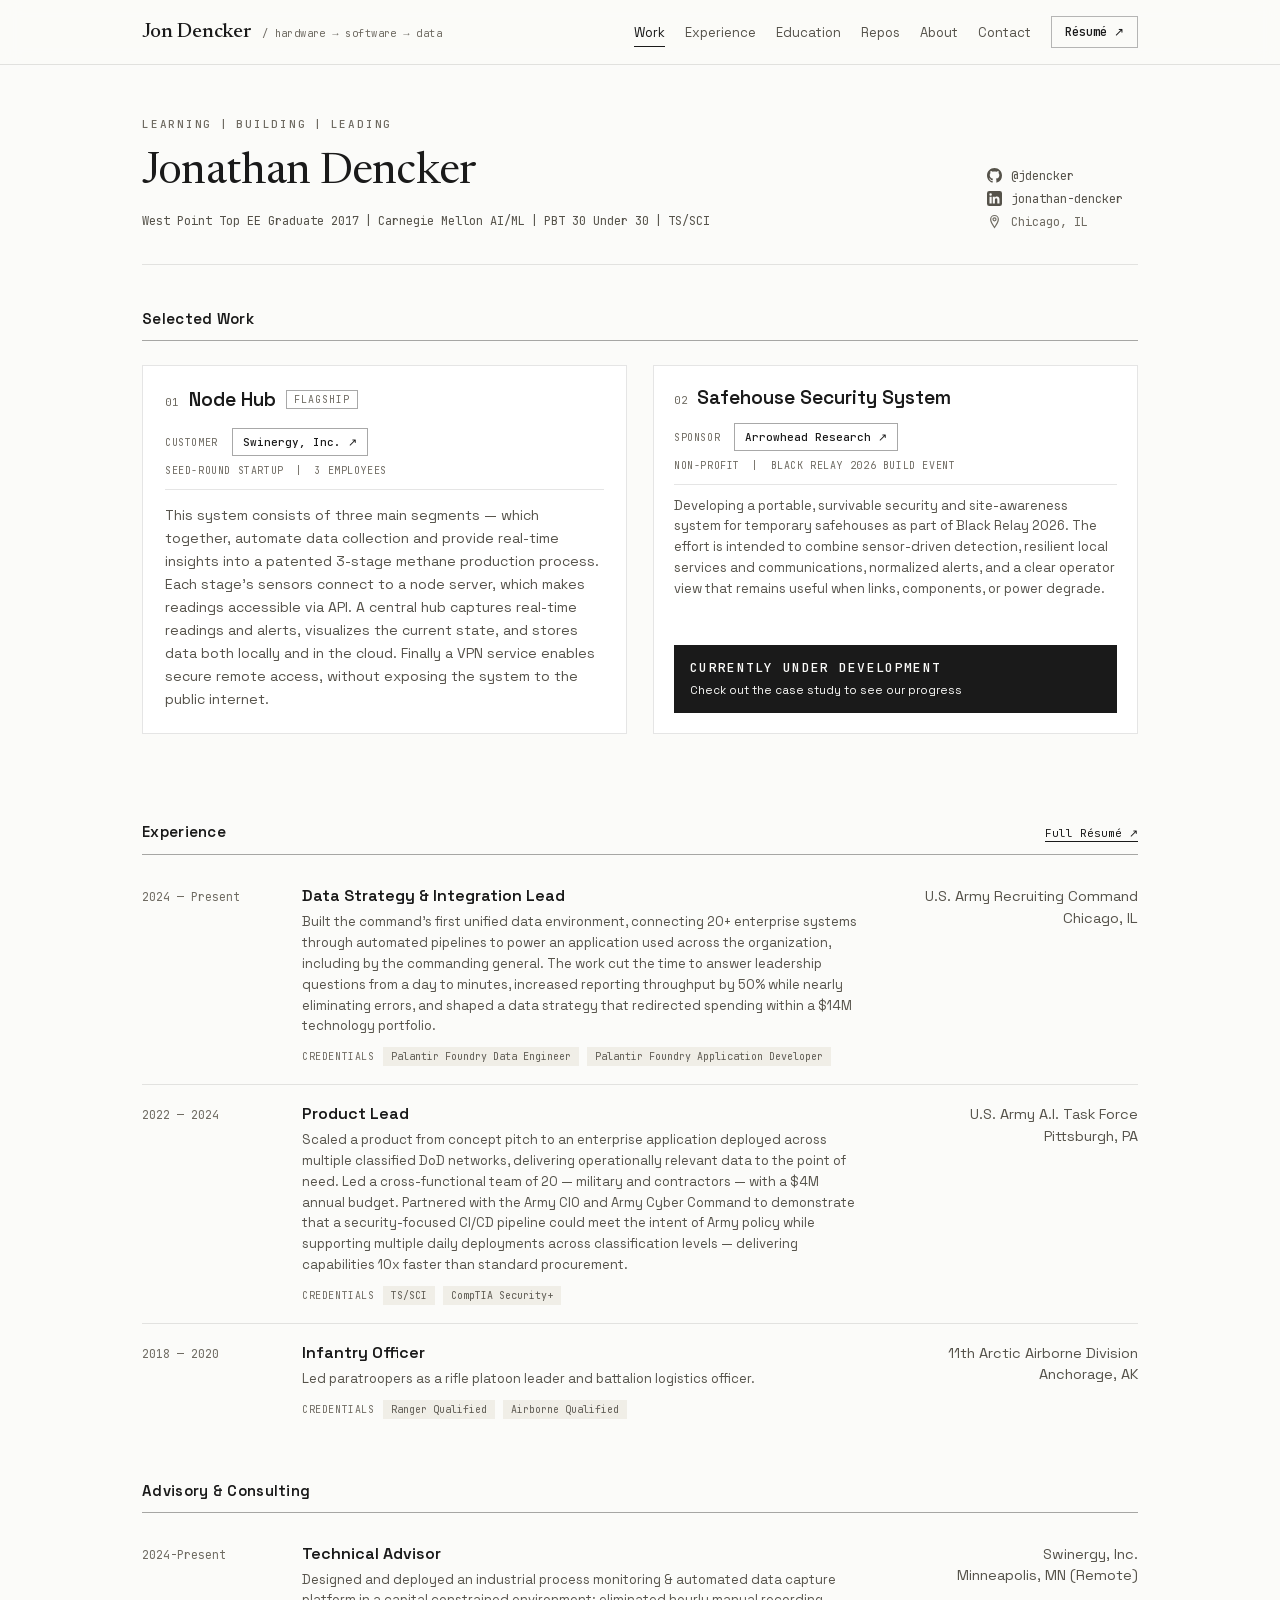
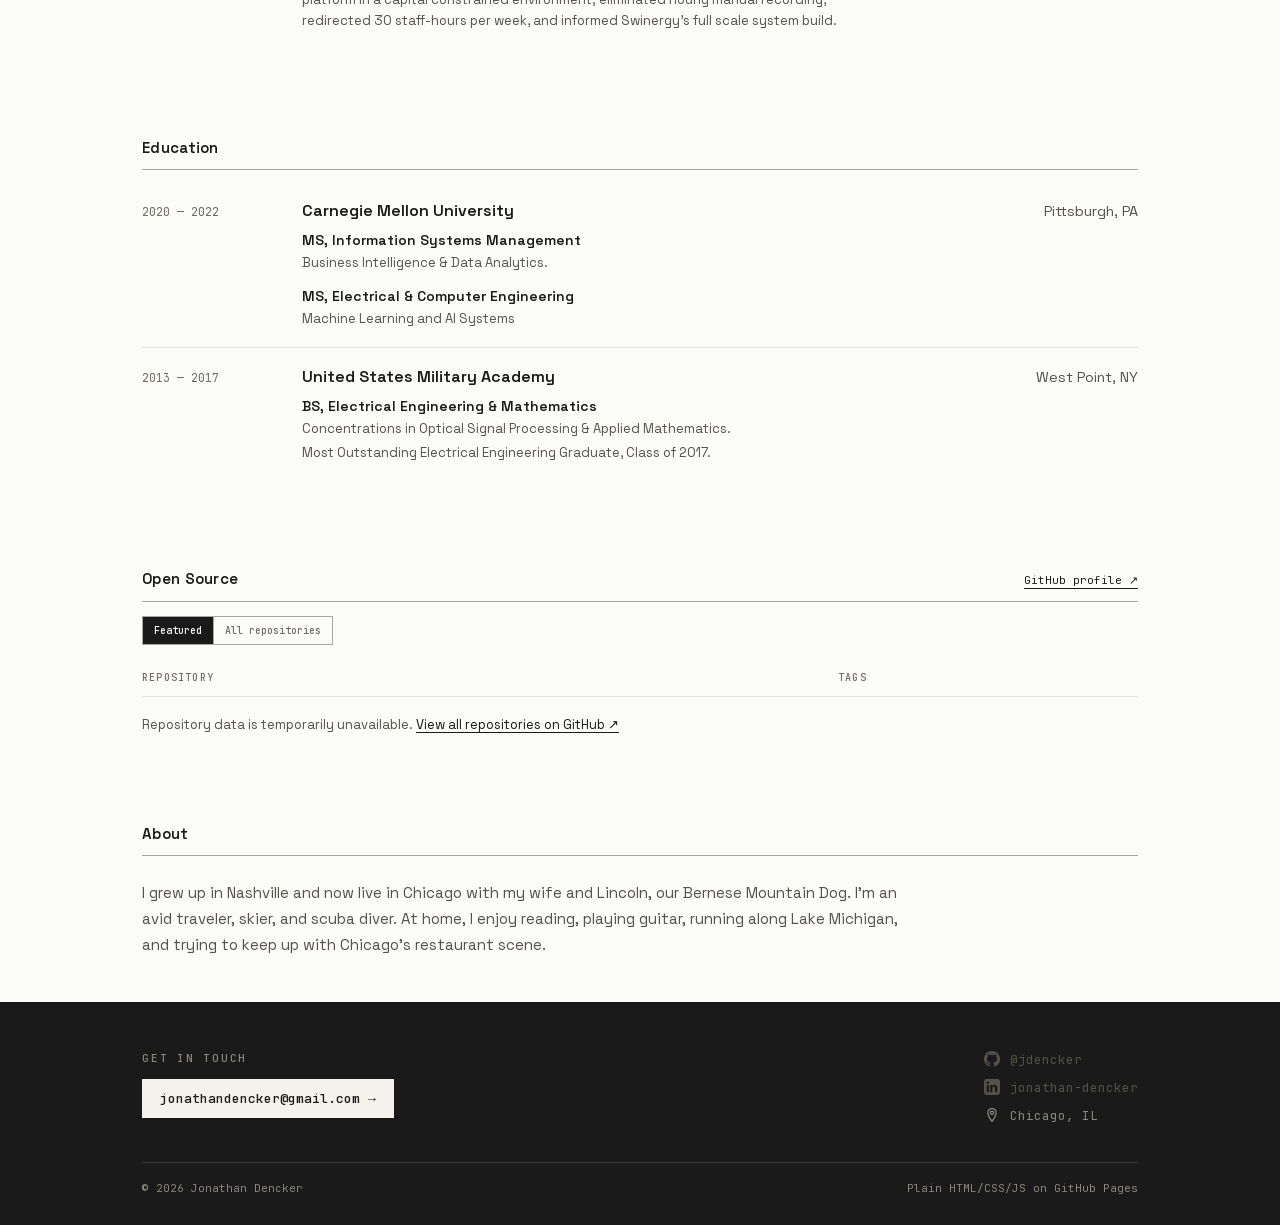
<file: index.html>
<!DOCTYPE html>
<html lang="en">
  <head>
    <meta charset="utf-8">
    <meta name="viewport" content="width=device-width, initial-scale=1">
    <title>Jon Dencker</title>
    <meta
      name="description"
    >
    <meta name="theme-color" content="#fbfbf9">
    <meta property="og:site_name" content="Jon Dencker">
    <meta property="og:title" content="Jon Dencker">
    <meta property="og:type" content="website">
    <meta property="og:url" content="https://jdencker.github.io/">
    <meta property="og:image" content="https://jdencker.github.io/assets/images/portfolio-preview.png">
    <meta property="og:image:type" content="image/png">
    <meta property="og:image:width" content="1200">
    <meta property="og:image:height" content="630">
    <meta property="og:image:alt" content="Jon Dencker">

    <meta name="twitter:card" content="summary_large_image">
    <meta name="twitter:title" content="Jon Dencker">
    <meta name="twitter:image" content="https://jdencker.github.io/assets/images/portfolio-preview.png">
    <meta name="twitter:image:alt" content="Jon Dencker">
    <link rel="canonical" href="https://jdencker.github.io/">
    <link rel="icon" type="image/svg+xml" href="./assets/images/favicon.svg">
    <link rel="stylesheet" href="./assets/css/styles.css">
  </head>
  <body>
    <a class="skip-link" href="#main-content">Skip to main content</a>

    <header class="site-header">
      <div class="header-inner">
        <a class="brand" href="#main-content">
          <span class="brand-name">Jon Dencker</span>
          <span class="tagline">/ hardware → software → data</span>
        </a>
        <nav class="site-nav" aria-label="Primary">
          <a class="navlinks" href="#work">Work</a>
          <a class="navlinks navsecondary" href="#experience">Experience</a>
          <a class="navlinks navsecondary" href="#education">Education</a>
          <a class="navlinks" href="#repos">Repos</a>
          <a class="navlinks navsecondary" href="#about">About</a>
          <a class="navlinks" href="#contact">Contact</a>
          <a
            class="btn-resume"
            href="https://jdencker.github.io/resume/"
            target="_blank"
            rel="noopener noreferrer"
          >
            Résumé ↗
          </a>
        </nav>
      </div>
    </header>

    <main id="main-content" tabindex="-1">

      <!-- ===== Hero ===== -->
      <section class="hero">
        <div class="eyebrow">Learning&ensp;|&ensp;Building&ensp;|&ensp;Leading</div>
        <div class="hero-grid">
          <div>
            <h1>Jonathan Dencker</h1>
            <div class="signal">West Point Top EE Graduate 2017&ensp;|&ensp;Carnegie Mellon AI/ML&ensp;|&ensp;PBT 30 Under 30&ensp;|&ensp;TS/SCI</div>
          </div>
          <div class="hero-contact">
            <a
              class="contact-link"
              href="https://github.com/jdencker"
              target="_blank"
              rel="noopener noreferrer"
            >
              <svg
                width="15"
                height="15"
                viewBox="0 0 16 16"
                fill="currentColor"
                aria-hidden="true"
              >
                <path
                  d="M8 0C3.58 0 0 3.58 0 8c0 3.54 2.29 6.53 5.47 7.59.4.07.55-.17.55-.38 0-.19-.01-.82-.01-1.49-2.01.37-2.53-.49-2.69-.94-.09-.23-.48-.94-.82-1.13-.28-.15-.68-.52-.01-.53.63-.01 1.08.58 1.23.82.72 1.21 1.87.87 2.33.66.07-.52.28-.87.51-1.07-1.78-.2-3.64-.89-3.64-3.95 0-.87.31-1.59.82-2.15-.08-.2-.36-1.02.08-2.12 0 0 .67-.21 2.2.82.64-.18 1.32-.27 2-.27s1.36.09 2 .27c1.53-1.04 2.2-.82 2.2-.82.44 1.1.16 1.92.08 2.12.51.56.82 1.27.82 2.15 0 3.07-1.87 3.75-3.65 3.95.29.25.54.73.54 1.48 0 1.07-.01 1.93-.01 2.2 0 .21.15.46.55.38A8.01 8.01 0 0 0 16 8c0-4.42-3.58-8-8-8Z"
                />
              </svg>
              <span class="contact-label">@jdencker</span>
              <span class="contact-arrow" aria-hidden="true">↗</span>
            </a>
            <a
              class="contact-link"
              href="https://www.linkedin.com/in/jonathan-dencker/"
              target="_blank"
              rel="noopener noreferrer"
            >
              <svg
                width="15"
                height="15"
                viewBox="0 0 16 16"
                fill="currentColor"
                aria-hidden="true"
              >
                <path
                  d="M13.6 0H2.4A2.4 2.4 0 0 0 0 2.4v11.2A2.4 2.4 0 0 0 2.4 16h11.2a2.4 2.4 0 0 0 2.4-2.4V2.4A2.4 2.4 0 0 0 13.6 0ZM5 13.3H2.7V6.1H5v7.2ZM3.85 5.1a1.34 1.34 0 1 1 0-2.68 1.34 1.34 0 0 1 0 2.68Zm9.45 8.2h-2.3V9.8c0-.86-.02-1.97-1.2-1.97-1.2 0-1.39.94-1.39 1.91v3.56H6.13V6.1h2.2v.99h.03c.31-.58 1.06-1.2 2.18-1.2 2.33 0 2.76 1.54 2.76 3.53v3.88Z"
                />
              </svg>
              <span class="contact-label">jonathan-dencker</span>
              <span class="contact-arrow" aria-hidden="true">↗</span>
            </a>
            <div class="contact-loc">
              <svg
                width="15"
                height="15"
                viewBox="0 0 16 16"
                fill="none"
                stroke="currentColor"
                stroke-width="1.3"
                aria-hidden="true"
              >
                <path
                  d="M8 1.6c2.3 0 4.1 1.8 4.1 4.1 0 3-4.1 8.7-4.1 8.7S3.9 8.7 3.9 5.7c0-2.3 1.8-4.1 4.1-4.1Z"
                />
                <circle cx="8" cy="5.7" r="1.6"/>
              </svg>
              <span>Chicago, IL</span>
            </div>
          </div>
        </div>
      </section>

      <!-- ===== Selected Work ===== -->
      <section class="section" id="work" aria-labelledby="work-title">
        <div class="section-head">
          <h2 id="work-title">Selected Work</h2>
        </div>

        <div class="trio">

          <article class="card card--featured">
            <div class="card-inner">
              <div class="card-title">
                <span class="card-index">01</span>
                <h3>Node Hub</h3>
                <span class="card-badge">Flagship</span>
              </div>
              <div class="card-client">
                <div class="card-client-primary">
                  <span class="card-client-label">Customer</span>
                  <a class="card-client-name" href="https://www.swinergy.com/" target="_blank" rel="noopener noreferrer">Swinergy, Inc. ↗</a>
                </div>
                <div class="card-client-details">
                  <span>Seed-round startup</span>
                  <span aria-hidden="true">|</span>
                  <span>3 employees</span>
                </div>
              </div>
              <p class="card-body">This system consists of three main segments — which together, automate data collection and provide real-time insights into a patented 3-stage methane production process. Each stage's sensors connect to a node server, which makes readings accessible via API.  A central hub captures real-time readings and alerts, visualizes the current state, and stores data both locally and in the cloud. Finally a VPN service enables secure remote access, without exposing the system to the public internet.</p>
              <div class="card-actions">
                <span class="card-primary">Case study →</span>
              </div>
            </div>
            <a class="card-select" href="./case-studies/node-hub/" aria-label="View the Node Hub case study"></a>
          </article>

          <article class="card card--upcoming">
            <div class="card-inner">
              <div class="card-title">
                <span class="card-index">02</span>
                <h3>Safehouse Security System</h3>
              </div>
              <div class="card-client">
                <div class="card-client-primary">
                  <span class="card-client-label">Sponsor</span>
                  <a class="card-client-name" href="https://arrowheadresearch.org/black-relay/" target="_blank" rel="noopener noreferrer">Arrowhead Research ↗</a>
                </div>
                <div class="card-client-details">
                  <span>Non-profit</span>
                  <span aria-hidden="true">|</span>
                  <span>Black Relay 2026 Build Event</span>
                </div>
              </div>
              <p class="card-body">Developing a portable, survivable security and site-awareness system for temporary safehouses as part of Black Relay 2026. The effort is intended to combine sensor-driven detection, resilient local services and communications, normalized alerts, and a clear operator view that remains useful when links, components, or power degrade.</p>
              <div class="card-disclaimer" role="note">
                <strong>Currently under development</strong>
                <span>Check out the case study to see our progress</span>
              </div>
              <div class="card-actions">
                <span class="card-primary">Case study →</span>
              </div>
            </div>
            <a class="card-select" href="./case-studies/black-relay/" aria-label="View the Safehouse Security System case study"></a>
          </article>

        </div>
      </section>

      <!-- ===== Experience ===== -->
      <section class="section" id="experience" aria-labelledby="experience-title">
        <div class="section-head">
          <h2 id="experience-title">Experience</h2>
          <a
            class="section-link"
            href="https://jdencker.github.io/resume/"
            target="_blank"
            rel="noopener noreferrer"
          >
            Full Résumé ↗
          </a>
        </div>
        <div class="rows">
          <div class="row">
            <span class="row-dates">2024 — Present</span>
            <div>
              <h3 class="row-title">Data Strategy &amp; Integration Lead</h3>
              <p class="row-body">Built the command's first unified data environment, connecting 20+ enterprise systems through automated pipelines to power an application used across the organization, including by the commanding general. The work cut the time to answer leadership questions from a day to minutes, increased reporting throughput by 50% while nearly eliminating errors, and shaped a data strategy that redirected spending within a $14M technology portfolio.</p>
              <div class="creds">
                <span class="creds-label">Credentials</span>
                <span class="chip">Palantir Foundry Data Engineer</span>
                <span class="chip">Palantir Foundry Application Developer</span>
              </div>
            </div>
            <span class="org">U.S. Army Recruiting Command<br>Chicago, IL</span>
          </div>
          <div class="row">
            <span class="row-dates">2022 — 2024</span>
            <div>
              <h3 class="row-title">Product Lead</h3>
              <p class="row-body">Scaled a product from concept pitch to an enterprise application deployed across multiple classified DoD networks, delivering operationally relevant data to the point of need. Led a cross-functional team of 20 — military and contractors — with a $4M annual budget. Partnered with the Army CIO and Army Cyber Command to demonstrate that a security-focused CI/CD pipeline could meet the intent of Army policy while supporting multiple daily deployments across classification levels — delivering capabilities 10x faster than standard procurement.</p>
              <div class="creds">
                <span class="creds-label">Credentials</span>
                <span class="chip">TS/SCI</span>
                <span class="chip">CompTIA Security+</span>
              </div>
            </div>
            <span class="org">U.S. Army A.I. Task Force<br>Pittsburgh, PA</span>
          </div>
          <div class="row">
            <span class="row-dates">2018 — 2020</span>
            <div>
              <h3 class="row-title">Infantry Officer</h3>
              <p class="row-body">Led paratroopers as a rifle platoon leader and battalion logistics officer.</p>
              <div class="creds">
                <span class="creds-label">Credentials</span>
                <span class="chip">Ranger Qualified</span>
                <span class="chip">Airborne Qualified</span>
              </div>
            </div>
            <span class="org">11th Arctic Airborne Division<br>Anchorage, AK</span>
          </div>
        </div>

        <div class="section section--nested">
          <div class="section-head">
            <h2>Advisory &amp; Consulting</h2>
          </div>
          <div class="rows">
            <div class="row">
              <span class="row-dates">2024-Present</span>
              <div>
                <h3 class="row-title">Technical Advisor</h3>
                <p class="row-body">Designed and deployed an industrial process monitoring &amp; automated data capture platform in a capital constrained environment; eliminated hourly manual recording, redirected 30 staff-hours per week, and informed Swinergy’s full scale system build.</p>
              </div>
              <span class="org">Swinergy, Inc.<br>Minneapolis, MN (Remote)</span>
            </div>
          </div>
        </div>
      </section>

      <!-- ===== Education ===== -->
      <section class="section" id="education" aria-labelledby="education-title">
        <div class="section-head">
          <h2 id="education-title">Education</h2>
        </div>
        <div class="rows">
          <div class="row">
            <span class="row-dates">2020 — 2022</span>
            <div>
              <h3 class="row-title">Carnegie Mellon University</h3>
              <div class="degree">
                <div class="degree-name">MS, Information Systems Management</div>
                <div class="degree-detail">Business Intelligence &amp; Data Analytics.</div>
              </div>
              <div class="degree">
                <div class="degree-name">MS, Electrical &amp; Computer Engineering</div>
                <div class="degree-detail">Machine Learning and AI Systems</div>
              </div>
            </div>
            <span class="org">Pittsburgh, PA</span>
          </div>
          <div class="row">
            <span class="row-dates">2013 — 2017</span>
            <div>
              <h3 class="row-title">United States Military Academy</h3>
              <div class="degree">
                <div class="degree-name">BS, Electrical Engineering &amp; Mathematics</div>
                <div class="degree-detail">Concentrations in Optical Signal Processing &amp; Applied Mathematics.</div>
                <div class="degree-detail">Most Outstanding Electrical Engineering Graduate, Class of 2017.</div>
              </div>
            </div>
            <span class="org">West Point, NY</span>
          </div>
        </div>
      </section>

      <!-- ===== Open Source ===== -->
      <section class="section" id="repos" aria-labelledby="repos-title">
        <div class="section-head">
          <h2 id="repos-title">Open Source</h2>
          <a
            class="section-link"
            href="https://github.com/jdencker"
            target="_blank"
            rel="noopener noreferrer"
          >
            GitHub profile ↗
          </a>
        </div>

        <div class="repo-view-toggle" data-repo-view-toggle role="group" aria-label="Repository view" hidden>
          <button class="repo-view-button" type="button" data-repo-view="featured" aria-pressed="true">Featured</button>
          <button class="repo-view-button" type="button" data-repo-view="all" aria-pressed="false">All repositories</button>
        </div>

        <div class="repo-head" data-repo-head hidden>
          <span>Repository</span><span>Tags</span>
        </div>

        <div id="repo-list" aria-live="polite" aria-busy="false"></div>
        <noscript>
          <p class="repo-status">Repository data requires JavaScript. <a href="https://github.com/jdencker">View all repositories on GitHub ↗</a></p>
        </noscript>
      </section>

      <!-- ===== About ===== -->
      <section class="section" id="about" aria-labelledby="about-title">
        <div class="section-head">
          <h2 id="about-title">About</h2>
        </div>
        <p class="section-body">I grew up in Nashville and now live in Chicago with my wife and Lincoln, our Bernese Mountain Dog. I’m an avid traveler, skier, and scuba diver. At home, I enjoy reading, playing guitar, running along Lake Michigan, and trying to keep up with Chicago's restaurant scene.</p>
      </section>

    </main>

    <!-- ===== Contact footer ===== -->
    <footer class="site-footer" id="contact">
      <div class="foot-inner">
        <div class="foot-top">
          <div>
            <div class="foot-label">Get in touch</div>
            <a class="foot-mail" href="mailto:jonathandencker@gmail.com">jonathandencker@gmail.com →</a>
          </div>
          <div class="foot-links">
            <a
              class="contact-link"
              href="https://github.com/jdencker"
              target="_blank"
              rel="noopener noreferrer"
            >
              <svg width="16" height="16" viewBox="0 0 16 16" fill="currentColor" aria-hidden="true"><path d="M8 0C3.58 0 0 3.58 0 8c0 3.54 2.29 6.53 5.47 7.59.4.07.55-.17.55-.38 0-.19-.01-.82-.01-1.49-2.01.37-2.53-.49-2.69-.94-.09-.23-.48-.94-.82-1.13-.28-.15-.68-.52-.01-.53.63-.01 1.08.58 1.23.82.72 1.21 1.87.87 2.33.66.07-.52.28-.87.51-1.07-1.78-.2-3.64-.89-3.64-3.95 0-.87.31-1.59.82-2.15-.08-.2-.36-1.02.08-2.12 0 0 .67-.21 2.2.82.64-.18 1.32-.27 2-.27s1.36.09 2 .27c1.53-1.04 2.2-.82 2.2-.82.44 1.1.16 1.92.08 2.12.51.56.82 1.27.82 2.15 0 3.07-1.87 3.75-3.65 3.95.29.25.54.73.54 1.48 0 1.07-.01 1.93-.01 2.2 0 .21.15.46.55.38A8.01 8.01 0 0 0 16 8c0-4.42-3.58-8-8-8Z"/></svg>
              <span>@jdencker</span>
            </a>
            <a
              class="contact-link"
              href="https://www.linkedin.com/in/jonathan-dencker/"
              target="_blank"
              rel="noopener noreferrer"
            >
              <svg width="16" height="16" viewBox="0 0 16 16" fill="currentColor" aria-hidden="true"><path d="M13.6 0H2.4A2.4 2.4 0 0 0 0 2.4v11.2A2.4 2.4 0 0 0 2.4 16h11.2a2.4 2.4 0 0 0 2.4-2.4V2.4A2.4 2.4 0 0 0 13.6 0ZM5 13.3H2.7V6.1H5v7.2ZM3.85 5.1a1.34 1.34 0 1 1 0-2.68 1.34 1.34 0 0 1 0 2.68Zm9.45 8.2h-2.3V9.8c0-.86-.02-1.97-1.2-1.97-1.2 0-1.39.94-1.39 1.91v3.56H6.13V6.1h2.2v.99h.03c.31-.58 1.06-1.2 2.18-1.2 2.33 0 2.76 1.54 2.76 3.53v3.88Z"/></svg>
              <span>jonathan-dencker</span>
            </a>
            <div class="foot-loc">
              <svg width="16" height="16" viewBox="0 0 16 16" fill="none" stroke="currentColor" stroke-width="1.3" aria-hidden="true"><path d="M8 1.6c2.3 0 4.1 1.8 4.1 4.1 0 3-4.1 8.7-4.1 8.7S3.9 8.7 3.9 5.7c0-2.3 1.8-4.1 4.1-4.1Z"/><circle cx="8" cy="5.7" r="1.6"/></svg>
              <span>Chicago, IL</span>
            </div>
          </div>
        </div>
        <div class="foot-bottom">
          <span>© 2026 Jonathan Dencker</span>
          <span>Plain HTML/CSS/JS on GitHub Pages</span>
        </div>
      </div>
    </footer>

    <script type="module" src="./assets/js/repositories.js"></script>
    <script type="module" src="./assets/js/scrollspy.js"></script>
  </body>
</html>
</file>
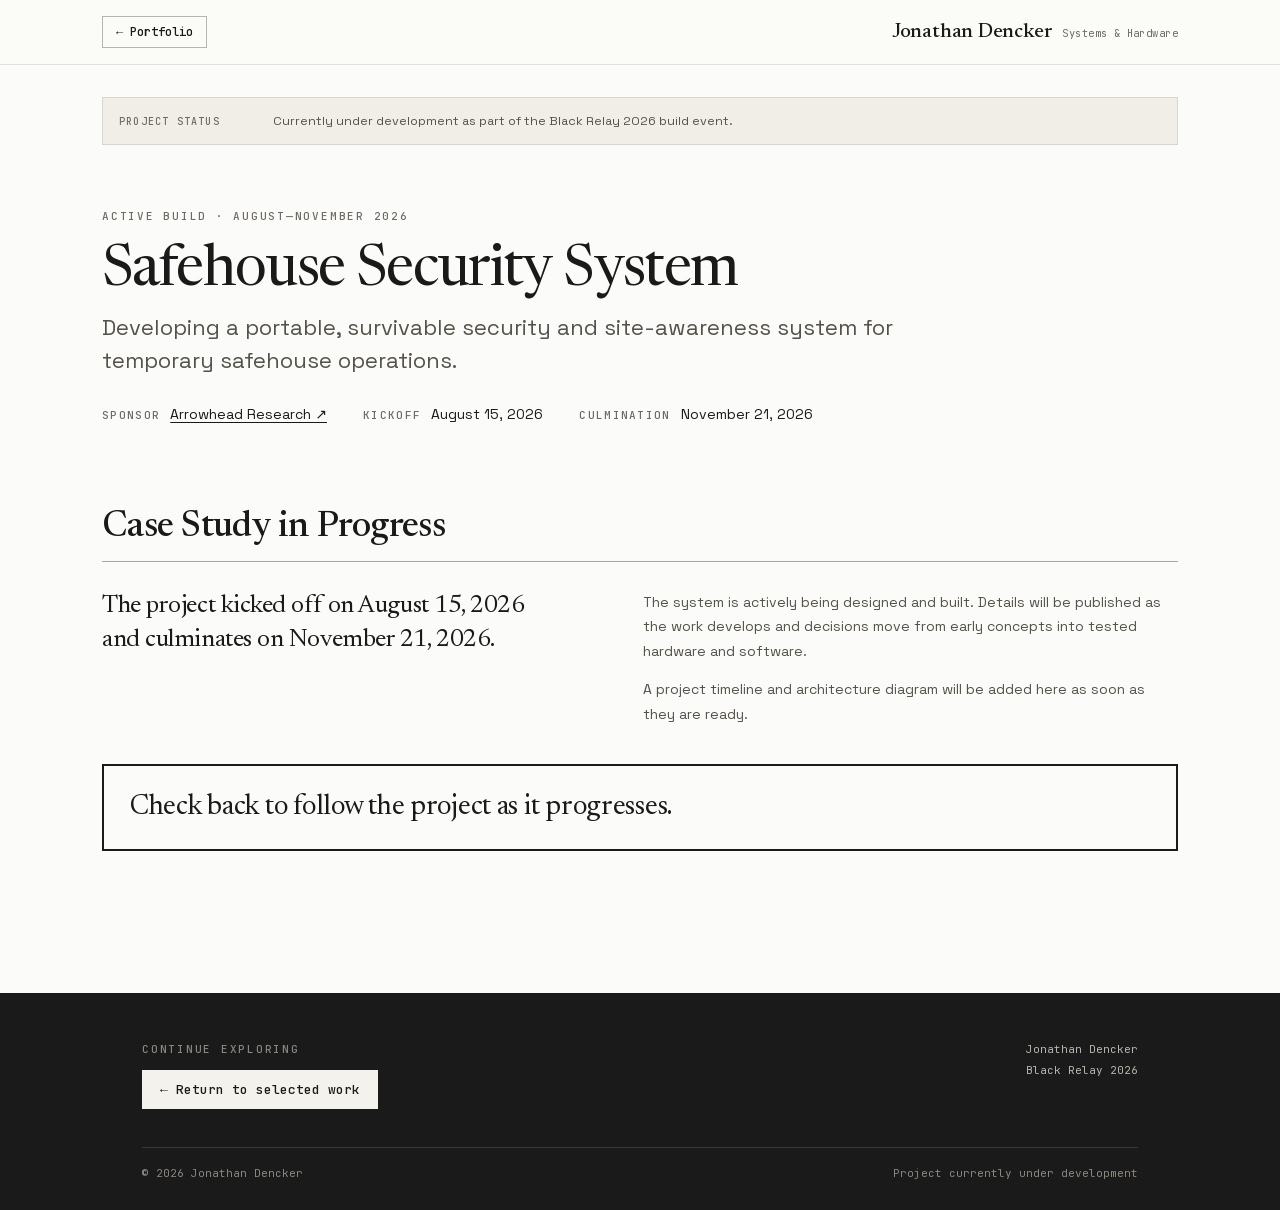
<file: case-studies/black-relay/index.html>
<!DOCTYPE html>
<html lang="en">
  <head>
    <meta charset="utf-8">
    <meta name="viewport" content="width=device-width, initial-scale=1">
    <meta name="description" content="Safehouse Security System — an active Black Relay 2026 build sponsored by Arrowhead Research.">
    <link rel="canonical" href="https://jdencker.github.io/case-studies/black-relay/">
    <meta property="og:title" content="Safehouse Security System — Black Relay 2026">
    <meta property="og:description" content="An active Black Relay 2026 build developing a portable, survivable safehouse security and site-awareness system.">
    <meta property="og:type" content="article">
    <meta property="og:url" content="https://jdencker.github.io/case-studies/black-relay/">
    <title>Safehouse Security System — Jonathan Dencker</title>
    <link rel="icon" type="image/svg+xml" href="../../assets/images/favicon.svg">
    <link rel="stylesheet" href="../../assets/css/styles.css">
    <link rel="stylesheet" href="../../assets/css/case-study.css">
  </head>
  <body>
    <a class="skip-link" href="#main-content">Skip to main content</a>

    <header class="site-header case-site-header">
      <div class="header-inner case-header-inner">
        <a class="btn-resume case-back" href="../../#work">← Portfolio</a>
        <a class="brand case-brand" href="#main-content">
          <span class="brand-name">Jonathan Dencker</span>
          <span class="tagline">Systems &amp; Hardware</span>
        </a>
      </div>
    </header>

    <main class="case-study" id="main-content" tabindex="-1">
      <aside class="release-note" aria-label="Project status">
        <span>Project Status</span>
        <p>Currently under development as part of the Black Relay 2026 build event.</p>
      </aside>

      <header class="case-hero">
        <div class="eyebrow">Active Build · August—November 2026</div>
        <h1>
          <span class="case-title-primary">Safehouse Security System</span>
        </h1>
        <p class="case-deck stub-deck">Developing a portable, survivable security and site-awareness system for temporary safehouse operations.</p>

        <dl class="case-meta-compact">
          <div>
            <dt>Sponsor</dt>
            <dd><a href="https://arrowheadresearch.org/black-relay/" target="_blank" rel="noopener noreferrer">Arrowhead Research ↗</a></dd>
          </div>
          <div>
            <dt>Kickoff</dt>
            <dd>August 15, 2026</dd>
          </div>
          <div>
            <dt>Culmination</dt>
            <dd>November 21, 2026</dd>
          </div>
        </dl>
      </header>

      <section class="case-section stub-status" aria-labelledby="status-title">
        <div class="case-section-heading">
          <h2 id="status-title">Case Study in Progress</h2>
        </div>

        <div class="case-copy-grid">
          <p class="case-lead">The project kicked off on August 15, 2026 and culminates on November 21, 2026.</p>
          <div class="case-prose">
            <p>The system is actively being designed and built. Details will be published as the work develops and decisions move from early concepts into tested hardware and software.</p>
            <p>A project timeline and architecture diagram will be added here as soon as they are ready.</p>
          </div>
        </div>

        <div class="stub-callout" role="note">
          <strong>Check back to follow the project as it progresses.</strong>
        </div>
      </section>
    </main>

    <footer class="site-footer">
      <div class="foot-inner">
        <div class="foot-top">
          <div>
            <div class="foot-label">Continue exploring</div>
            <a class="foot-mail" href="../../#work">← Return to selected work</a>
          </div>
          <div class="case-footer-meta">
            <span>Jonathan Dencker</span>
            <span>Black Relay 2026</span>
          </div>
        </div>
        <div class="foot-bottom">
          <span>© 2026 Jonathan Dencker</span>
          <span>Project currently under development</span>
        </div>
      </div>
    </footer>
  </body>
</html>
</file>
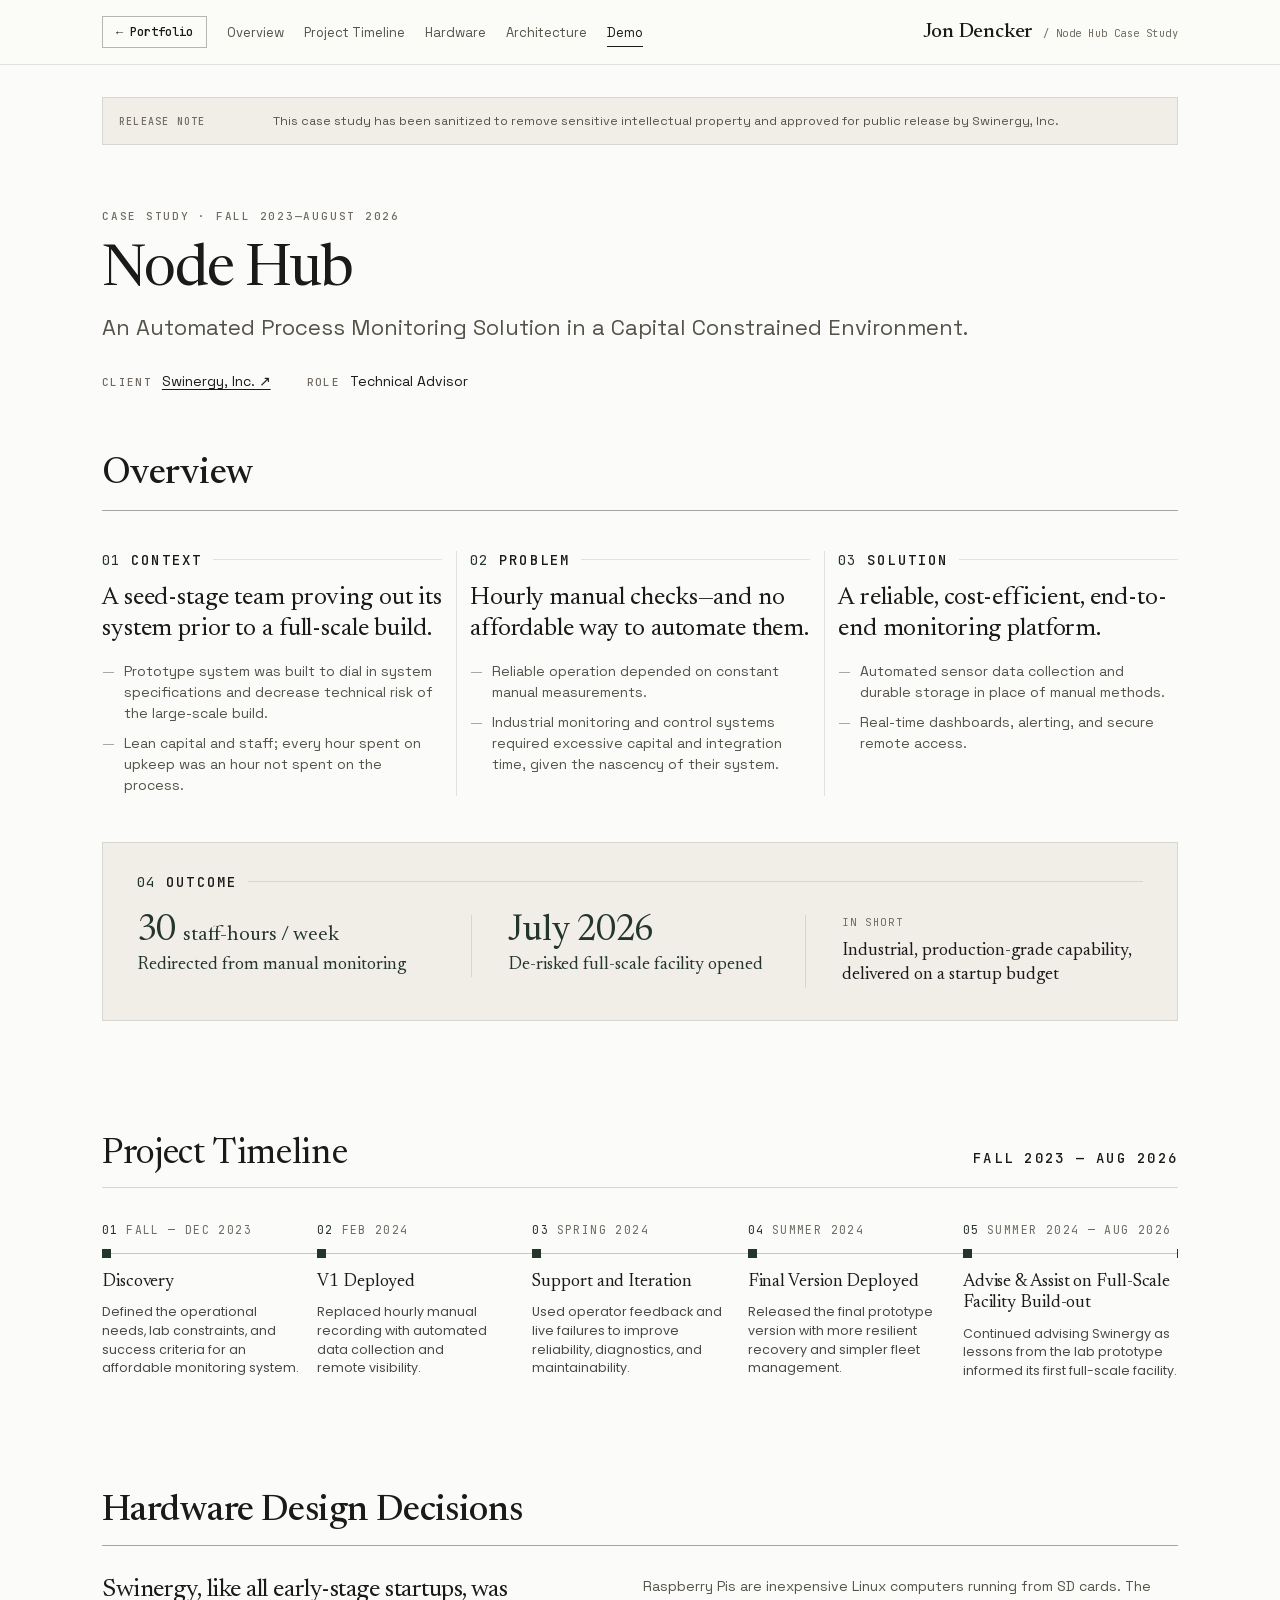
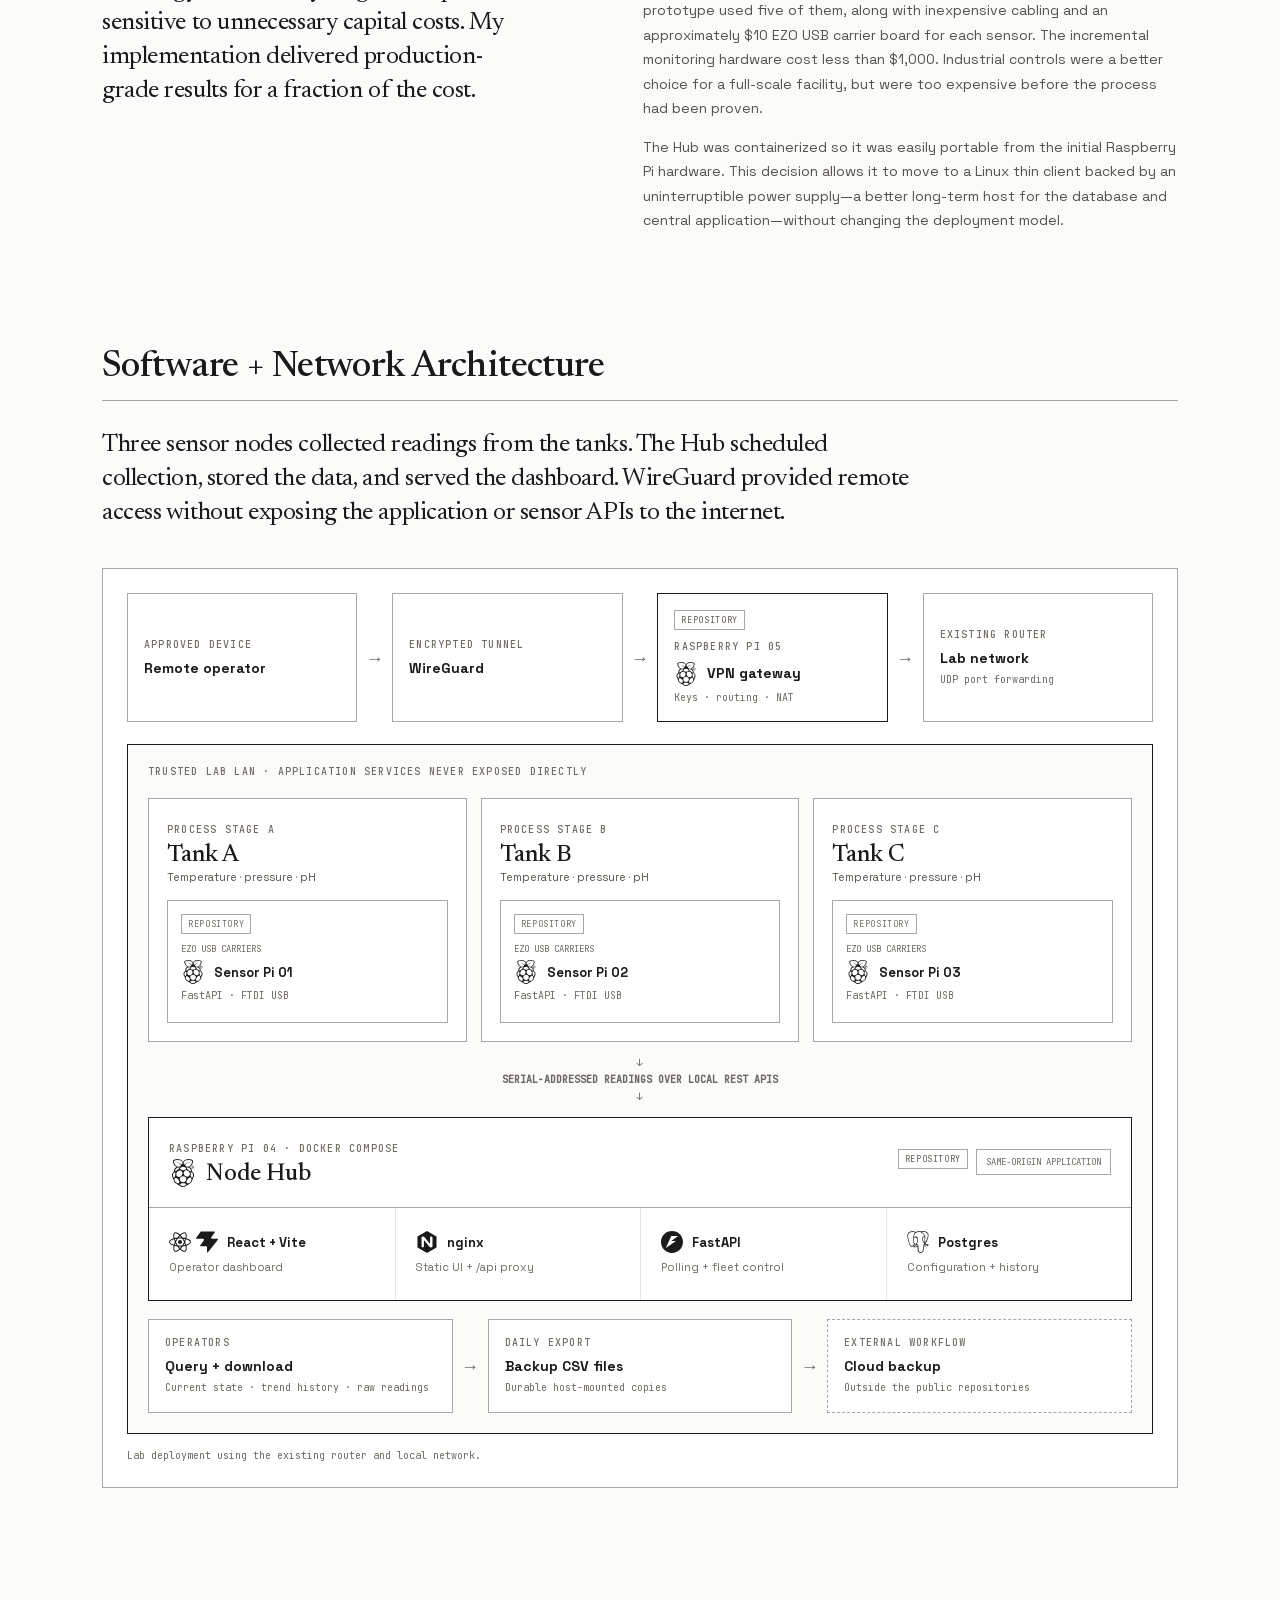
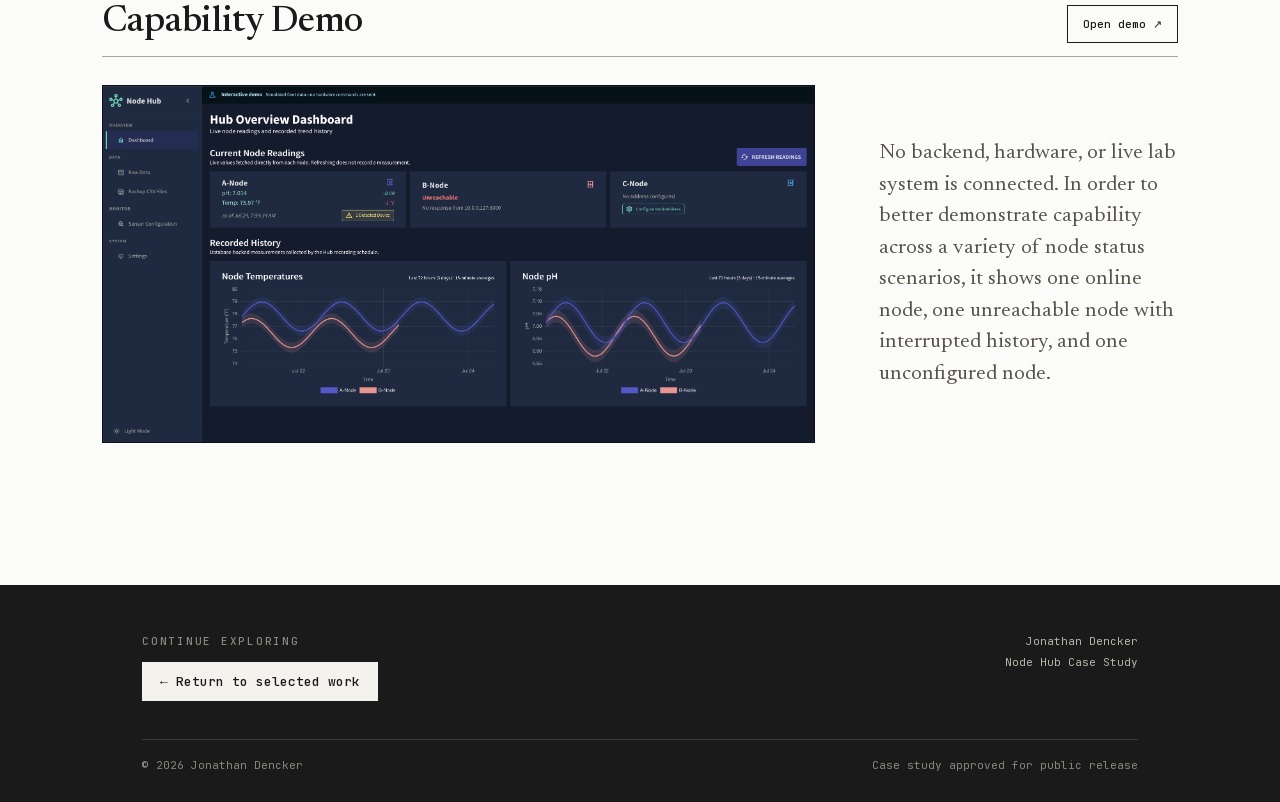
<file: case-studies/node-hub/index.html>
<!DOCTYPE html>
<html lang="en">
  <head>
    <meta charset="utf-8">
    <meta name="viewport" content="width=device-width, initial-scale=1">
    <meta name="description" content="How Jonathan Dencker built an end-to-end Raspberry Pi lab monitoring platform spanning sensors, APIs, data architecture, dashboards, backups, and secure remote access.">
    <link rel="canonical" href="https://jdencker.github.io/case-studies/node-hub/">
    <meta property="og:title" content="Node Hub — An End-to-End Process Monitoring Platform">
    <meta property="og:description" content="A case study in carrying physical sensor data through software, storage, visualization, and secure remote access.">
    <meta property="og:type" content="article">
    <meta property="og:url" content="https://jdencker.github.io/case-studies/node-hub/">
    <meta property="og:image" content="https://jdencker.github.io/assets/images/node-hub-dashboard.png">
    <title>Node Hub — An End-to-End Process Monitoring Platform — Jonathan Dencker</title>
    <link rel="icon" type="image/svg+xml" href="../../assets/images/favicon.svg">
    <link rel="preconnect" href="https://fonts.googleapis.com">
    <link rel="preconnect" href="https://fonts.gstatic.com" crossorigin>
    <link href="https://fonts.googleapis.com/css2?family=Poppins:wght@300;400;500&amp;display=swap" rel="stylesheet">
    <link rel="stylesheet" href="../../assets/css/styles.css">
    <link rel="stylesheet" href="../../assets/css/case-study.css">
  </head>
  <body>
    <a class="skip-link" href="#main-content">Skip to main content</a>
    <header class="site-header case-site-header">
      <div class="header-inner case-header-inner">
        <a class="btn-resume case-back" href="../../#work">← Portfolio</a>
        <nav class="site-nav case-header-nav" aria-label="Case study">
          <a class="navlinks" href="#overview">Overview</a>
          <a class="navlinks navsecondary" href="#evolution">Project Timeline</a>
          <a class="navlinks navsecondary" href="#hardware">Hardware</a>
          <a class="navlinks navsecondary" href="#architecture">Architecture</a>
          <a class="navlinks" href="#preview">Demo</a>
        </nav>
        <a class="brand case-brand" href="#main-content">
          <span class="brand-name">Jon Dencker</span>
          <span class="tagline">/ Node Hub Case Study</span>
        </a>
      </div>
    </header>

    <main class="case-study" id="main-content" tabindex="-1">
      <aside class="release-note" aria-label="Release approval">
        <span>Release Note</span>
        <p>This case study has been sanitized to remove sensitive intellectual property and approved for public release by Swinergy, Inc.</p>
      </aside>

      <header class="case-hero">
        <div class="eyebrow">Case Study · Fall 2023—August 2026</div>
        <h1>
          <span class="case-title-primary">Node Hub</span>
        </h1>
        <p class="case-deck">An Automated Process Monitoring Solution in a Capital Constrained Environment.</p>

        <dl class="case-meta-compact">
          <div>
            <dt>Client</dt>
            <dd><a href="https://www.swinergy.com/" target="_blank" rel="noopener noreferrer">Swinergy, Inc. ↗</a></dd>
          </div>
          <div>
            <dt>Role</dt>
            <dd>Technical Advisor</dd>
          </div>
        </dl>
      </header>

      <section class="case-section overview-visual" id="overview" aria-labelledby="overview-title">
        <div class="case-section-heading">
          <h2 id="overview-title">Overview</h2>
        </div>

        <div class="overview-grid">
          <article class="overview-column">
            <div class="overview-label">
              <span class="overview-number">01</span>
              <span class="overview-category">Context</span>
              <span class="overview-tick" aria-hidden="true"></span>
            </div>
            <p class="overview-lede">A seed-stage team proving out its system prior to a full-scale build.</p>
            <ul class="overview-list">
              <li>Prototype system was built to dial in system specifications and decrease technical risk of the large-scale build.</li>
              <li>Lean capital and staff; every hour spent on upkeep was an hour not spent on the process.</li>
            </ul>
          </article>

          <div class="overview-rule" aria-hidden="true"><span></span></div>

          <article class="overview-column">
            <div class="overview-label">
              <span class="overview-number">02</span>
              <span class="overview-category">Problem</span>
              <span class="overview-tick" aria-hidden="true"></span>
            </div>
            <p class="overview-lede">Hourly manual checks—and no affordable way to automate them.</p>
            <ul class="overview-list">
              <li>Reliable operation depended on constant manual measurements.</li>
              <li>Industrial monitoring and control systems required excessive capital and integration time, given the nascency of their system.</li>
            </ul>
          </article>

          <div class="overview-rule" aria-hidden="true"><span></span></div>

          <article class="overview-column">
            <div class="overview-label">
              <span class="overview-number">03</span>
              <span class="overview-category">Solution</span>
              <span class="overview-tick" aria-hidden="true"></span>
            </div>
            <p class="overview-lede">A reliable, cost-efficient, end-to-end monitoring platform.</p>
            <ul class="overview-list">
              <li>Automated sensor data collection and durable storage in place of manual methods.</li>
              <li>Real-time dashboards, alerting, and secure remote access.</li>
            </ul>
          </article>
        </div>

        <article class="overview-outcome">
          <div class="overview-label">
            <span class="overview-number">04</span>
            <span class="overview-category">Outcome</span>
            <span class="overview-tick" aria-hidden="true"></span>
          </div>
          <div class="overview-metrics">
            <div class="overview-metric">
              <div class="overview-figure">30 <span class="overview-unit">staff-hours / week</span></div>
              <div class="overview-subhead">Redirected from manual monitoring</div>
            </div>
            <div class="overview-metric">
              <div class="overview-figure">July 2026</div>
              <div class="overview-subhead">De-risked full-scale facility opened</div>
            </div>
            <div class="overview-metric">
              <div class="overview-kicker">In short</div>
              <p class="overview-summary">Industrial, production-grade capability, delivered on a startup budget</p>
            </div>
          </div>
        </article>
      </section>

      <section class="tl" id="evolution" aria-labelledby="evolution-title">
        <div class="tl-head">
          <h2 id="evolution-title">Project Timeline</h2>
          <div class="tl-span">Fall 2023 — Aug 2026</div>
        </div>

        <div class="tl-grid">
          <div class="tl-stage">
            <div class="tl-meta">
              <span class="tl-num">01</span>
              <span class="tl-date">Fall — Dec 2023</span>
            </div>
            <div class="tl-axis" aria-hidden="true">
              <span class="tl-node"></span>
              <span class="tl-line"></span>
            </div>
            <h3>Discovery</h3>
            <p>Defined the operational needs, lab constraints, and success criteria for an affordable monitoring system.</p>
          </div>

          <div class="tl-stage">
            <div class="tl-meta">
              <span class="tl-num">02</span>
              <span class="tl-date">Feb 2024</span>
            </div>
            <div class="tl-axis" aria-hidden="true">
              <span class="tl-node"></span>
              <span class="tl-line"></span>
            </div>
            <h3>V1 Deployed</h3>
            <p>Replaced hourly manual recording with automated data collection and remote visibility.</p>
          </div>

          <div class="tl-stage">
            <div class="tl-meta">
              <span class="tl-num">03</span>
              <span class="tl-date">Spring 2024</span>
            </div>
            <div class="tl-axis" aria-hidden="true">
              <span class="tl-node"></span>
              <span class="tl-line"></span>
            </div>
            <h3>Support and Iteration</h3>
            <p>Used operator feedback and live failures to improve reliability, diagnostics, and maintainability.</p>
          </div>

          <div class="tl-stage">
            <div class="tl-meta">
              <span class="tl-num">04</span>
              <span class="tl-date">Summer 2024</span>
            </div>
            <div class="tl-axis" aria-hidden="true">
              <span class="tl-node"></span>
              <span class="tl-line"></span>
            </div>
            <h3>Final Version Deployed</h3>
            <p>Released the final prototype version with more resilient recovery and simpler fleet management.</p>
          </div>

          <div class="tl-stage">
            <div class="tl-meta">
              <span class="tl-num">05</span>
              <span class="tl-date">Summer 2024 — Aug 2026</span>
            </div>
            <div class="tl-axis" aria-hidden="true">
              <span class="tl-node"></span>
              <span class="tl-line"></span>
              <span class="tl-end"></span>
            </div>
            <h3>Advise &amp; Assist on Full-Scale Facility Build-out</h3>
            <p>Continued advising Swinergy as lessons from the lab prototype informed its first full-scale facility.</p>
          </div>
        </div>
      </section>

      <section class="case-section" id="hardware" aria-labelledby="constraint-title">
        <div class="case-section-heading">
          <h2 id="constraint-title">Hardware Design Decisions</h2>
        </div>
        <div class="case-copy-grid">
          <div>
            <p class="case-lead">Swinergy, like all early-stage startups, was sensitive to unnecessary capital costs. My implementation delivered production-grade results for a fraction of the cost.</p>
          </div>
          <div class="case-prose">
            <p>Raspberry Pis are inexpensive Linux computers running from SD cards. The prototype used five of them, along with inexpensive cabling and an approximately $10 EZO USB carrier board for each sensor. The incremental monitoring hardware cost less than $1,000. Industrial controls were a better choice for a full-scale facility, but were too expensive before the process had been proven.</p>
            <p>The Hub was containerized so it was easily portable from the initial Raspberry Pi hardware. This decision allows it to move to a Linux thin client backed by an uninterruptible power supply—a better long-term host for the database and central application—without changing the deployment model.</p>
          </div>
        </div>
      </section>

      <section class="case-section" id="architecture" aria-labelledby="architecture-title">
        <div class="case-section-heading">
          <h2 id="architecture-title">Software + Network Architecture</h2>
        </div>
        <p class="case-lead architecture-intro">Three sensor nodes collected readings from the tanks. The Hub scheduled collection, stored the data, and served the dashboard. WireGuard provided remote access without exposing the application or sensor APIs to the internet.</p>

        <figure class="system-map">
          <div class="remote-path" role="group" aria-label="Remote access path">
            <div class="architecture-node architecture-node-quiet">
              <span class="architecture-label">Approved device</span>
              <strong>Remote operator</strong>
            </div>
            <span class="architecture-arrow" aria-hidden="true">→</span>
            <div class="architecture-node architecture-node-quiet">
              <span class="architecture-label">Encrypted tunnel</span>
              <strong>WireGuard</strong>
            </div>
            <span class="architecture-arrow" aria-hidden="true">→</span>
            <div class="architecture-node architecture-node-accent repo-architecture-card" data-repo-card>
              <span class="architecture-repo-tag">Repository</span>
              <span class="architecture-label">Raspberry Pi 05</span>
              <div class="architecture-title-row">
                <img class="architecture-logo" src="../../assets/images/logo-raspberry-pi.svg" alt="" width="24" height="24">
                <strong>VPN gateway</strong>
              </div>
              <small>Keys · routing · NAT</small>
              <a class="architecture-card-select" href="https://github.com/jdencker/rpi-wireguard-vpn-router" target="_blank" rel="noopener noreferrer" aria-label="View the WireGuard VPN router repository"></a>
              <span class="architecture-repo-link">Click to view codebase ↗</span>
            </div>
            <span class="architecture-arrow" aria-hidden="true">→</span>
            <div class="architecture-node architecture-node-quiet">
              <span class="architecture-label">Existing router</span>
              <strong>Lab network</strong>
              <small>UDP port forwarding</small>
            </div>
          </div>

          <div class="lab-boundary">
            <div class="boundary-label">Trusted lab LAN · application services never exposed directly</div>

            <div class="tank-grid">
              <article class="tank-node">
                <span class="architecture-label">Process stage A</span>
                <h3>Tank A</h3>
                <p>Temperature · pressure · pH</p>
                <div class="node-stack repo-architecture-card" data-repo-card>
                  <span class="architecture-repo-tag">Repository</span>
                  <span>EZO USB carriers</span>
                  <div class="architecture-title-row">
                    <img class="architecture-logo" src="../../assets/images/logo-raspberry-pi.svg" alt="" width="24" height="24">
                    <strong>Sensor Pi 01</strong>
                  </div>
                  <small>FastAPI · FTDI USB</small>
                  <a class="architecture-card-select" href="https://github.com/jdencker/atlas-scientific-sensor-pi-api" target="_blank" rel="noopener noreferrer" aria-label="View the sensor API repository for Sensor Pi 01"></a>
                  <span class="architecture-repo-link">Click to view codebase ↗</span>
                </div>
              </article>
              <article class="tank-node">
                <span class="architecture-label">Process stage B</span>
                <h3>Tank B</h3>
                <p>Temperature · pressure · pH</p>
                <div class="node-stack repo-architecture-card" data-repo-card>
                  <span class="architecture-repo-tag">Repository</span>
                  <span>EZO USB carriers</span>
                  <div class="architecture-title-row">
                    <img class="architecture-logo" src="../../assets/images/logo-raspberry-pi.svg" alt="" width="24" height="24">
                    <strong>Sensor Pi 02</strong>
                  </div>
                  <small>FastAPI · FTDI USB</small>
                  <a class="architecture-card-select" href="https://github.com/jdencker/atlas-scientific-sensor-pi-api" target="_blank" rel="noopener noreferrer" aria-label="View the sensor API repository for Sensor Pi 02"></a>
                  <span class="architecture-repo-link">Click to view codebase ↗</span>
                </div>
              </article>
              <article class="tank-node">
                <span class="architecture-label">Process stage C</span>
                <h3>Tank C</h3>
                <p>Temperature · pressure · pH</p>
                <div class="node-stack repo-architecture-card" data-repo-card>
                  <span class="architecture-repo-tag">Repository</span>
                  <span>EZO USB carriers</span>
                  <div class="architecture-title-row">
                    <img class="architecture-logo" src="../../assets/images/logo-raspberry-pi.svg" alt="" width="24" height="24">
                    <strong>Sensor Pi 03</strong>
                  </div>
                  <small>FastAPI · FTDI USB</small>
                  <a class="architecture-card-select" href="https://github.com/jdencker/atlas-scientific-sensor-pi-api" target="_blank" rel="noopener noreferrer" aria-label="View the sensor API repository for Sensor Pi 03"></a>
                  <span class="architecture-repo-link">Click to view codebase ↗</span>
                </div>
              </article>
            </div>

            <div class="collection-line">
              <span aria-hidden="true">↓</span>
              <strong>Serial-addressed readings over local REST APIs</strong>
              <span aria-hidden="true">↓</span>
            </div>

            <div class="hub-node repo-architecture-card" data-repo-card>
              <div class="hub-heading">
                <div>
                  <span class="architecture-label">Raspberry Pi 04 · Docker Compose</span>
                  <div class="architecture-title-row">
                    <img class="architecture-logo" src="../../assets/images/logo-raspberry-pi.svg" alt="" width="28" height="28">
                    <h3>Node Hub</h3>
                  </div>
                </div>
                <div class="hub-tags">
                  <span class="architecture-repo-tag">Repository</span>
                  <span class="hub-boundary">Same-origin application</span>
                </div>
              </div>
              <div class="hub-services">
                <div>
                  <div class="service-heading">
                    <span class="service-logo-pair">
                      <img class="service-logo" src="../../assets/images/logo-react.svg" alt="" width="22" height="22">
                      <img class="service-logo" src="../../assets/images/logo-vite.svg" alt="" width="22" height="22">
                    </span>
                    <strong>React + Vite</strong>
                  </div>
                  <span class="service-description">Operator dashboard</span>
                </div>
                <div>
                  <div class="service-heading">
                    <img class="service-logo" src="../../assets/images/logo-nginx.svg" alt="" width="22" height="22">
                    <strong>nginx</strong>
                  </div>
                  <span class="service-description">Static UI + /api proxy</span>
                </div>
                <div>
                  <div class="service-heading">
                    <img class="service-logo" src="../../assets/images/logo-fastapi.svg" alt="" width="22" height="22">
                    <strong>FastAPI</strong>
                  </div>
                  <span class="service-description">Polling + fleet control</span>
                </div>
                <div>
                  <div class="service-heading">
                    <img class="service-logo" src="../../assets/images/logo-postgresql.svg" alt="" width="22" height="22">
                    <strong>Postgres</strong>
                  </div>
                  <span class="service-description">Configuration + history</span>
                </div>
              </div>
              <a class="architecture-card-select" href="https://github.com/jdencker/node-hub" target="_blank" rel="noopener noreferrer" aria-label="View the Node Hub repository"></a>
              <span class="architecture-repo-link hub-repo-link">Click to view codebase ↗</span>
            </div>

            <div class="data-egress">
              <div class="architecture-node architecture-node-quiet">
                <span class="architecture-label">Operators</span>
                <strong>Query + download</strong>
                <small>Current state · trend history · raw readings</small>
              </div>
              <span class="architecture-arrow" aria-hidden="true">→</span>
              <div class="architecture-node architecture-node-quiet">
                <span class="architecture-label">Daily export</span>
                <strong>Backup CSV files</strong>
                <small>Durable host-mounted copies</small>
              </div>
              <span class="architecture-arrow" aria-hidden="true">→</span>
              <div class="architecture-node architecture-node-external">
                <span class="architecture-label">External workflow</span>
                <strong>Cloud backup</strong>
                <small>Outside the public repositories</small>
              </div>
            </div>
          </div>

          <figcaption>Lab deployment using the existing router and local network.</figcaption>
        </figure>
      </section>

      <section class="case-section" id="preview" aria-labelledby="preview-title">
        <div class="case-section-heading demo-section-heading">
          <h2 id="preview-title">Capability Demo</h2>
          <a class="case-button" href="https://jdencker.github.io/node-hub/" target="_blank" rel="noopener noreferrer">Open demo ↗</a>
        </div>

        <div class="demo-layout">
          <figure class="product-shot">
            <img src="../../assets/images/node-hub-dashboard.png" alt="Node Hub dashboard showing current pH and temperature readings, an unreachable node, an unconfigured node, and recent trend charts" width="2223" height="1115" loading="lazy">
          </figure>
          <p class="demo-context">No backend, hardware, or live lab system is connected. In order to better demonstrate capability across a variety of node status scenarios, it shows one online node, one unreachable node with interrupted history, and one unconfigured node.</p>
        </div>
      </section>

    </main>

    <footer class="site-footer">
      <div class="foot-inner">
        <div class="foot-top">
          <div>
            <div class="foot-label">Continue exploring</div>
            <a class="foot-mail" href="../../#work">← Return to selected work</a>
          </div>
          <div class="case-footer-meta">
            <span>Jonathan Dencker</span>
            <span>Node Hub Case Study</span>
          </div>
        </div>
        <div class="foot-bottom">
          <span>© 2026 Jonathan Dencker</span>
          <span>Case study approved for public release</span>
        </div>
      </div>
    </footer>

    <script type="module" src="../../assets/js/scrollspy.js"></script>
  </body>
</html>
</file>
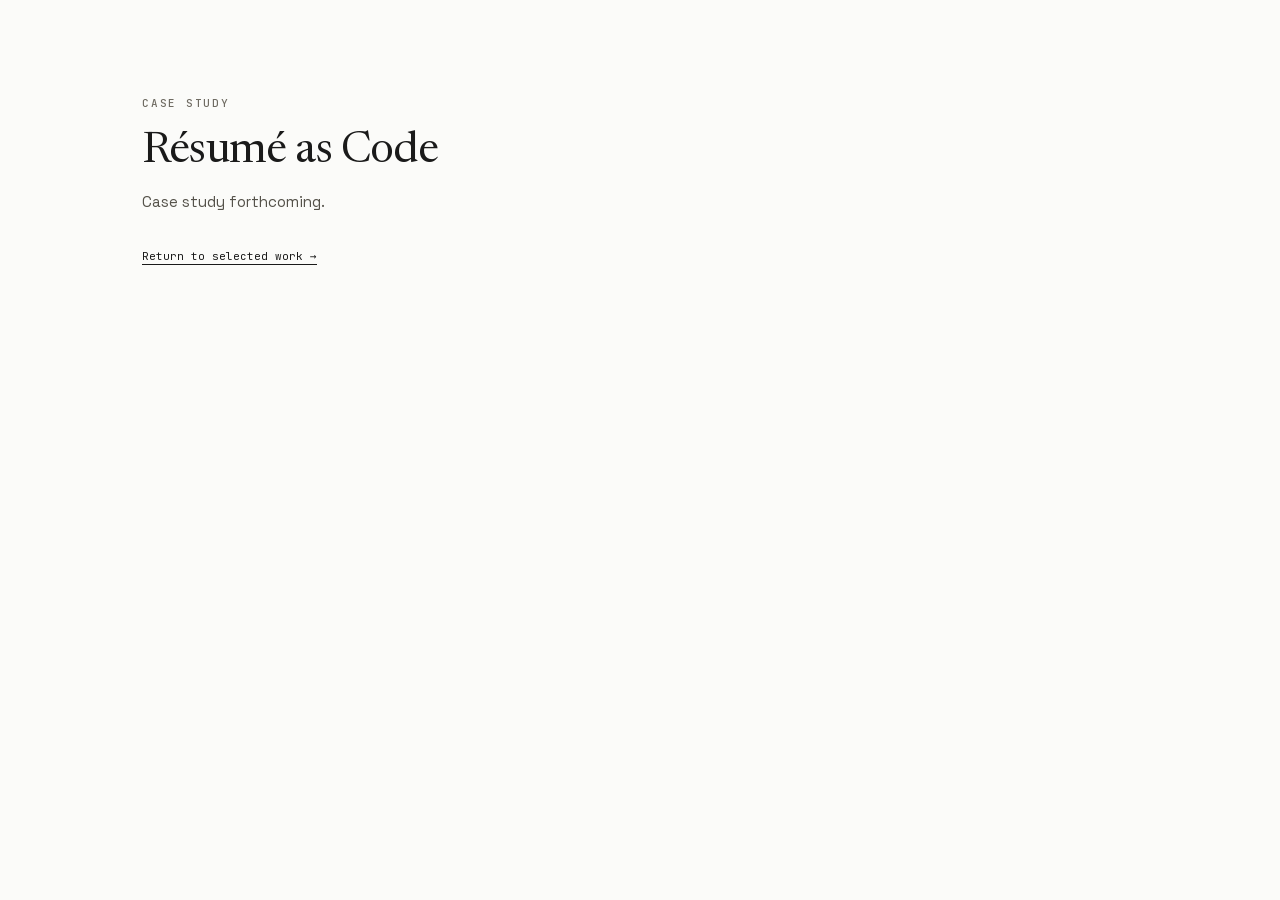
<file: case-studies/resume-as-code/index.html>
<!DOCTYPE html>
<html lang="en">
  <head>
    <meta charset="utf-8">
    <meta name="viewport" content="width=device-width, initial-scale=1">
    <meta name="robots" content="noindex">
    <title>Résumé as Code Case Study — Jonathan Dencker</title>
    <link rel="icon" type="image/svg+xml" href="../../assets/images/favicon.svg">
    <link rel="stylesheet" href="../../assets/css/styles.css">
  </head>
  <body>
    <a class="skip-link" href="#main-content">Skip to main content</a>
    <main class="notfound" id="main-content" tabindex="-1">
      <div class="eyebrow">Case Study</div>
      <h1>Résumé as Code</h1>
      <p>Case study forthcoming.</p>
      <a class="section-link" href="../../#work">Return to selected work →</a>
    </main>
  </body>
</html>
</file>
<file: assets/css/styles.css>
/*
 * jdencker.github.io — portfolio styles
 *
 * Single stylesheet for the portfolio. Light mode only.
 * Keep portfolio styles isolated from the independently deployed case studies
 */

/* ===== Self-hosted fonts ===== */

@font-face {
  font-family: 'Newsreader';
  src: url('../fonts/newsreader-latin.woff2') format('woff2');
  font-style: normal;
  font-weight: 400 500;
  font-display: swap;
}

@font-face {
  font-family: 'Newsreader';
  src: url('../fonts/newsreader-italic-latin.woff2') format('woff2');
  font-style: italic;
  font-weight: 400;
  font-display: swap;
}

@font-face {
  font-family: 'Space Grotesk';
  src: url('../fonts/space-grotesk-latin.woff2') format('woff2');
  font-style: normal;
  font-weight: 400 700;
  font-display: swap;
}

@font-face {
  font-family: 'JetBrains Mono';
  src: url('../fonts/jetbrains-mono-latin.woff2') format('woff2');
  font-style: normal;
  font-weight: 400 500;
  font-display: swap;
}

/* ===== Design tokens ===== */

:root {
  /* surfaces & text */
  --bg:          #fbfbf9;
  --surface:     #ffffff;
  --text:        #1a1a1a;
  --muted:       #55524a;
  --faint:       #6f6b62;

  /* lines */
  --line:        rgba(0, 0, 0, .10);   /* row dividers */
  --line-strong: rgba(0, 0, 0, .34);   /* section heading rules, badges */

  /* chips */
  --chip:        #f0eee7;
  --chip-text:   #5f5c54;

  /* header */
  --bar:         rgba(251, 251, 249, .86);

  /* buttons */
  --btn-text:    #1a1a1a;
  --btn-line:    rgba(0, 0, 0, .28);

  /* footer */
  --foot-bg:     #1a1a1a;
  --foot-text:   #f4f2ec;
  --foot-muted:  #b8b5ac;
  --foot-faint:  #8a877f;
  --foot-line:   rgba(255, 255, 255, .13);
}

/* ===== Base ===== */

* { box-sizing: border-box; }

@view-transition {
  navigation: auto;
}

.brand {
  view-transition-name: site-brand;
}

::view-transition-group(site-brand) {
  animation-duration: 320ms;
}

html { scroll-behavior: smooth; }

@media (prefers-reduced-motion: reduce) {
  html { scroll-behavior: auto; }
  .navlinks::after {transition: none;}
  .card,
  .card-actions,
  .card-client-name,
  .contact-link,
  .contact-arrow { transition: none; }
  ::view-transition-group(site-brand) { animation-duration: 0s; }
}

body {
  margin: 0;
  background: var(--bg);
  color: var(--text);
  font-family: 'Space Grotesk', system-ui, sans-serif;
  -webkit-font-smoothing: antialiased;
}

a { color: inherit; }

a:focus-visible {
  outline: 2px solid currentColor;
  outline-offset: 3px;
}

.skip-link {
  position: fixed;
  z-index: 100;
  top: 8px;
  left: 8px;
  padding: 10px 14px;
  background: var(--text);
  color: var(--bg);
  font: 500 12px 'JetBrains Mono', monospace;
  text-decoration: none;
  transform: translateY(calc(-100% - 16px));
}

.skip-link:focus { transform: translateY(0); }

::selection {
  background: var(--text);
  color: var(--bg);
}

/* ===== Header ===== */

.site-header {
  position: sticky;
  top: 0;
  z-index: 50;
  background: var(--bar);
  backdrop-filter: blur(10px);
  border-bottom: 1px solid var(--line);
}

.header-inner {
  max-width: 1060px;
  margin: 0 auto;
  padding: 0 32px;
  height: 64px;
  display: flex;
  align-items: center;
  justify-content: space-between;
  gap: 16px;
}

.brand {
  text-decoration: none;
  display: flex;
  align-items: baseline;
  gap: 10px;
  flex-shrink: 0;
  white-space: nowrap;
}

.brand-name {
  font-family: 'Newsreader', serif;
  font-size: 21px;
  font-weight: 500;
  letter-spacing: -.01em;
}

.tagline {
  font: 10.5px 'JetBrains Mono', monospace;
  color: var(--faint);
  letter-spacing: .04em;
}

.site-nav {
  display: flex;
  align-items: center;
  gap: 20px;
  flex-shrink: 0;
  white-space: nowrap;
}

.navlinks {
  position: relative;
  color: var(--muted);
  font-size: 13px;
  text-decoration: none;
  transition: color 150ms ease;
}

.navlinks::after {
  position: absolute;
  right: 0;
  bottom: -6px;
  left: 0;
  height: 1px;
  background: var(--text);
  content: "";
  transform: scaleX(0);
  transform-origin: left;
  transition: transform 150ms ease;
}

.navlinks:hover,
.navlinks.is-active {
  color: var(--text);
}

.navlinks.is-active::after {
  transform: scaleX(1);
}

.btn-resume {
  text-decoration: none;
  font: 500 12px 'JetBrains Mono', monospace;
  border: 1px solid var(--btn-line);
  padding: 7px 13px;
  color: var(--btn-text);
  white-space: nowrap;
}

.btn-resume:hover {
  background: var(--text);
  color: var(--bg);
  border-color: var(--text);
}

/* ===== Main column ===== */

main {
  max-width: 1060px;
  margin: 0 auto;
  padding: 0 32px;
  scroll-margin-top: 80px;   /* brand and skip links target <main> */
}

/* ===== Hero ===== */

.hero {
  padding: 52px 0 32px;
  border-bottom: 1px solid var(--line);   /* the one section divider that stays */
}

.eyebrow {
  font: 500 11px 'JetBrains Mono', monospace;
  letter-spacing: .16em;
  text-transform: uppercase;
  color: var(--faint);
  margin-bottom: 18px;
}

.hero-grid {
  display: grid;
  grid-template-columns: 1fr auto;
  gap: 56px;
  align-items: stretch;
}

.hero h1 {
  margin: 0;
  font-family: 'Newsreader', serif;
  font-weight: 400;
  font-size: 44px;
  line-height: 1.1;
  letter-spacing: -.018em;
}

.signal {
  margin-top: 14px;
  max-width: 660px;
  font: 12px/1.7 'JetBrains Mono', monospace;
  color: var(--muted);
}

.hero-contact {
  display: flex;
  flex-direction: column;
  align-items: flex-start;
  justify-content: flex-end;   /* bottoms out level with the signal strip */
  gap: 7px;
  font: 12px 'JetBrains Mono', monospace;
  padding: 0 0 2px;
}

.contact-link {
  text-decoration: none;
  display: flex;
  align-items: center;
  gap: 9px;
  color: var(--muted);
  transition: color 140ms ease;
}

.contact-link:is(:hover, :focus-visible) { color: var(--text); }

.contact-link:is(:hover, :focus-visible) .contact-label {
  text-decoration-line: underline;
  text-decoration-thickness: 1px;
  text-underline-offset: 3px;
}

.contact-arrow {
  display: inline-block;
  margin-left: -4px;
  opacity: 0;
  transform: translate(-3px, 2px);
  transition: opacity 140ms ease, transform 140ms ease;
}

.contact-link:is(:hover, :focus-visible) .contact-arrow {
  opacity: 1;
  transform: translate(0, 0);
}

.contact-loc {
  display: flex;
  align-items: center;
  gap: 9px;
  color: var(--faint);
}

/* ===== Sections ===== */

.section {
  padding: 44px 0;
  scroll-margin-top: 80px;   /* clears the sticky header on anchor jumps */
}

.section--nested { padding-bottom: 0; }

.section-head {
  display: flex;
  align-items: baseline;
  justify-content: space-between;
  gap: 16px;
  border-bottom: 1px solid var(--line-strong);
  padding-bottom: 12px;
  margin-bottom: 24px;
}

#experience .section-head,
#education .section-head { margin-bottom: 12px; }

#repos .section-head { margin-bottom: 10px; }

.section-head h2 {
  margin: 0;
  font-size: 15px;
  font-weight: 600;
  letter-spacing: .02em;
}

.section-link {
  font: 11px 'JetBrains Mono', monospace;
  color: var(--text);
  text-decoration: none;
  border-bottom: 1px solid var(--text);
  padding-bottom: 1px;
  white-space: nowrap;
}

/* ===== Selected Work ===== */

.trio {
  display: grid;
  grid-template-columns: repeat(2, 1fr);
  gap: 26px;
}

.card {
  position: relative;
  isolation: isolate;
  border: 1px solid var(--line);
  background: var(--surface);
  overflow: hidden;
  display: flex;
  flex-direction: column;
  transition: border-color 140ms ease, box-shadow 140ms ease;
}

.card:is(:hover, :focus-within) {
  border-color: var(--text);
  background: var(--surface);
  color: var(--text);
  box-shadow: inset 0 0 0 1px var(--text);
}

.card-inner {
  padding: 20px;
  display: flex;
  flex-direction: column;
  gap: 11px;
  flex: 1;
}

.card-title {
  display: flex;
  align-items: baseline;
  gap: 9px;
  padding-right: 120px;
  flex-wrap: wrap;
}

.card-index {
  font: 11px 'JetBrains Mono', monospace;
  color: var(--faint);
}

.card-title h3 {
  margin: 0;
  font-size: 16.5px;
  font-weight: 600;
  line-height: 1.25;
}

.card-badge {
  align-self: center;
  font: 10px 'JetBrains Mono', monospace;
  letter-spacing: .1em;
  text-transform: uppercase;
  color: var(--faint);
  border: 1px solid var(--line-strong);
  padding: 2px 7px;
}

.card--featured .card-inner {
  gap: 14px;
  padding: 22px;
}

.card--featured .card-title {
  gap: 10px;
}

.card--featured .card-index {
  font-size: 11px;
}

.card--featured .card-title h3 {
  font-size: 19px;
}

.card--featured .card-badge {
  padding: 2px 7px;
  font-size: 10px;
}

.card--upcoming .card-title {
  padding-right: 0;
}

.card--upcoming .card-title h3 {
  font-size: 19px;
}

.card-client {
  display: flex;
  align-items: flex-start;
  flex-direction: column;
  padding: 2px 0 12px;
  border-bottom: 1px solid var(--line);
}

.card-client-primary {
  display: flex;
  align-items: baseline;
  gap: 14px;
}

.card-client-label,
.card-client-details {
  font: 10px 'JetBrains Mono', monospace;
  letter-spacing: .06em;
  text-transform: uppercase;
  color: var(--faint);
}

.card-client-name {
  position: relative;
  z-index: 3;
  display: inline-flex;
  align-items: center;
  padding: 6px 10px;
  border: 1px solid var(--line-strong);
  background: var(--surface);
  color: var(--text);
  font: 500 11px 'JetBrains Mono', monospace;
  pointer-events: auto;
  text-decoration: none;
  white-space: nowrap;
  transition: background-color 140ms ease, color 140ms ease, border-color 140ms ease;
}

.card-client-name:hover {
  border-color: var(--text);
  background: var(--text);
  color: var(--bg);
}

.card-client-name:focus-visible {
  outline-color: var(--text);
}

.card-client-details {
  display: flex;
  gap: 12px;
  margin-top: 8px;
}

.card-body {
  margin: 0;
  font-size: 13px;
  line-height: 1.6;
  color: var(--muted);
  flex: 1;   /* equalizes card heights */
}

.card--featured .card-body {
  max-width: 820px;
  font-size: 14px;
  line-height: 1.65;
}

.card-disclaimer {
  display: grid;
  gap: 6px;
  margin-top: 5px;
  padding: 12px 14px;
  border: 2px solid var(--text);
  background: var(--text);
  color: var(--bg);
}

.card-disclaimer strong {
  font: 500 13px 'JetBrains Mono', monospace;
  letter-spacing: .1em;
  text-transform: uppercase;
}

.card-disclaimer span {
  font-size: 11.5px;
  line-height: 1.55;
}

.card-body code {
  font-family: 'JetBrains Mono', monospace;
  font-size: 12.5px;
  background: var(--chip);
  padding: 1px 5px;
}

.tags {
  display: flex;
  gap: 7px;
  flex-wrap: wrap;
}

.chip {
  font: 10px 'JetBrains Mono', monospace;
  padding: 3px 8px;
  background: var(--chip);
  color: var(--chip-text);
}

.card-actions {
  position: absolute;
  z-index: 2;
  top: 20px;
  right: 20px;
  opacity: 0;
  pointer-events: none;
  transform: translateY(-4px);
  visibility: hidden;
  transition: opacity 140ms ease, transform 140ms ease, visibility 0s linear 140ms;
}

.card--featured .card-actions {
  top: 22px;
  right: 22px;
}

.card:is(:hover, :focus-within) .card-actions {
  opacity: 1;
  transform: translateY(0);
  visibility: visible;
  transition-delay: 0s;
}

.card-primary {
  display: inline-flex;
  padding: 6px 11px;
  background: var(--text);
  color: var(--bg);
  border: 1px solid var(--text);
  text-align: center;
  text-decoration: none;
  font: 500 11px 'JetBrains Mono', monospace;
  white-space: nowrap;
}

.card-select {
  position: absolute;
  z-index: 1;
  inset: 0;
  cursor: pointer;
}

.card-select:focus-visible {
  outline: 2px solid var(--text);
  outline-offset: -4px;
}

.card:has(.card-client-name:is(:hover, :focus-visible)) {
  border-color: var(--line);
  background: var(--surface);
  color: var(--text);
  box-shadow: none;
}

.card:has(.card-client-name:is(:hover, :focus-visible)) .card-actions {
  opacity: 0;
  transform: translateY(-4px);
  visibility: hidden;
}

.card:has(.card-client-name:is(:hover, :focus-visible)) .card-client-name {
  border-color: var(--text);
  background: var(--text);
  color: var(--bg);
}

/* ===== Editorial content ===== */

.section-body {
  margin: 0;
  max-width: 760px;
  font-size: 15px;
  line-height: 1.72;
  color: var(--muted);
  text-wrap: pretty;
}

.professional-summary {
  padding: 28px 0 0;
}

.professional-summary .section-body {
  max-width: 760px;
  font-size: 18px;
  line-height: 1.55;
}

.professional-summary strong {
  color: var(--text);
  font-weight: 600;
}

/* ===== Experience & Education rows ===== */

.rows {
  display: flex;
  flex-direction: column;
}

.row {
  display: grid;
  grid-template-columns: 140px 1fr auto;
  gap: 20px;
  padding: 18px 0;
  border-bottom: 1px solid var(--line);
  align-items: baseline;
}

.rows .row:last-child { border-bottom: 0; }

.row-dates {
  font: 11.5px 'JetBrains Mono', monospace;
  color: var(--faint);
}

.row-title {
  margin: 0;
  font-size: 16px;
  font-weight: 600;
}

.row-body {
  margin: 6px 0 0;
  font-size: 13px;
  line-height: 1.6;
  color: var(--muted);
  max-width: 560px;
}

.creds {
  display: flex;
  align-items: center;
  gap: 8px;
  flex-wrap: wrap;
  margin-top: 10px;
}

.creds-label {
  font: 10px 'JetBrains Mono', monospace;
  letter-spacing: .06em;
  text-transform: uppercase;
  color: var(--faint);
}

.org {
  font-size: 14.5px;
  color: var(--muted);
  text-align: right;
  max-width: 220px;
  line-height: 1.5;
}

/* Education degree blocks */

.degree { margin-top: 10px; }

.degree + .degree { margin-top: 14px; }

.degree-name {
  font-size: 14px;
  font-weight: 600;
}

.degree-detail {
  margin-top: 4px;
  font-size: 13px;
  line-height: 1.55;
  color: var(--muted);
}

/* ===== Open Source ===== */

.repo-view-toggle {
  display: inline-flex;
  margin: 4px 0 14px;
  border: 1px solid var(--line-strong);
}

.repo-view-button {
  appearance: none;
  margin: 0;
  padding: 7px 11px;
  border: 0;
  background: transparent;
  color: var(--faint);
  cursor: pointer;
  font: 500 10px 'JetBrains Mono', monospace;
}

.repo-view-button + .repo-view-button {
  border-left: 1px solid var(--line-strong);
}

.repo-view-button:hover,
.repo-view-button[aria-pressed="true"] {
  background: var(--text);
  color: var(--bg);
}

.repo-view-button:focus-visible {
  position: relative;
  z-index: 1;
  outline: 2px solid var(--text);
  outline-offset: 3px;
}

.repo-head {
  display: grid;
  grid-template-columns: 1fr 300px;
  gap: 20px;
  padding: 12px 0;
  border-bottom: 1px solid var(--line);
  font: 500 10px 'JetBrains Mono', monospace;
  letter-spacing: .12em;
  text-transform: uppercase;
  color: var(--faint);
}

.repo-row {
  display: grid;
  grid-template-columns: 1fr 300px;
  gap: 20px;
  padding: 16px 0;
  border-bottom: 1px solid var(--line);
  align-items: start;
}

.repo-row:last-child { border-bottom: 0; }

.repo-title-line {
  display: flex;
  align-items: baseline;
  gap: 9px;
  flex-wrap: wrap;
}

.repo-name {
  text-decoration: none;
  font-size: 15px;
  font-weight: 600;
  border-bottom: 1px solid var(--line-strong);
  padding-bottom: 1px;
}

.repo-name:hover { border-color: var(--text); }

.repo-badge {
  font: 9.5px 'JetBrains Mono', monospace;
  letter-spacing: .1em;
  text-transform: uppercase;
  color: var(--faint);
  border: 1px solid var(--line-strong);
  padding: 2px 6px;
  margin-left: 9px;
  white-space: nowrap;
}

.repo-title-line .repo-badge { margin-left: 0; }

.repo-homepage {
  margin-left: auto;
  font: 10px 'JetBrains Mono', monospace;
  color: var(--faint);
  text-decoration: none;
  border-bottom: 1px solid var(--btn-line);
}

.repo-homepage:hover {
  color: var(--text);
  border-color: var(--text);
}

.repo-desc {
  margin: 7px 0 0;
  font-size: 13px;
  line-height: 1.55;
  color: var(--muted);
  max-width: 520px;
}

.repo-tags {
  display: flex;
  gap: 7px;
  flex-wrap: wrap;
  padding-top: 2px;
}

.repo-status {
  margin: 18px 0 0;
  color: var(--muted);
  font-size: 13px;
  line-height: 1.6;
}

.repo-status a {
  color: var(--text);
  text-underline-offset: 3px;
}

/* ===== Contact footer ===== */

.site-footer {
  background: var(--foot-bg);
  color: var(--foot-text);
  scroll-margin-top: 80px;
  border-top: 1px solid var(--line);
}

.foot-inner {
  max-width: 1060px;
  margin: 0 auto;
  padding: 48px 32px 30px;
}

.foot-top {
  display: flex;
  align-items: flex-start;
  justify-content: space-between;
  gap: 40px;
  flex-wrap: wrap;
}

.foot-label {
  font: 500 11px 'JetBrains Mono', monospace;
  letter-spacing: .16em;
  text-transform: uppercase;
  color: var(--foot-faint);
  margin-bottom: 14px;
}

.foot-mail {
  display: inline-block;
  text-decoration: none;
  font: 500 13px 'JetBrains Mono', monospace;
  background: var(--foot-text);
  color: var(--foot-bg);
  padding: 11px 18px;
}

.foot-mail:hover { opacity: .88; }

.foot-links {
  display: flex;
  flex-direction: column;
  gap: 11px;
  font: 12.5px 'JetBrains Mono', monospace;
  color: var(--foot-muted);
}

.foot-links a {
  text-decoration: none;
  display: flex;
  align-items: center;
  gap: 10px;
}

.foot-links a:hover { color: var(--foot-text); }

.foot-loc {
  display: flex;
  align-items: center;
  gap: 10px;
  color: var(--foot-faint);
}

.foot-bottom {
  margin-top: 38px;
  padding-top: 18px;
  border-top: 1px solid var(--foot-line);
  display: flex;
  justify-content: space-between;
  font: 11px 'JetBrains Mono', monospace;
  color: var(--foot-faint);
  flex-wrap: wrap;
  gap: 10px;
}

/* ===== 404 page ===== */

.notfound { padding: 96px 32px 120px; }

.notfound h1 {
  margin: 0;
  font-family: 'Newsreader', serif;
  font-weight: 400;
  font-size: 44px;
  line-height: 1.1;
  letter-spacing: -.018em;
}

.notfound p {
  margin: 14px 0 30px;
  font-size: 15px;
  line-height: 1.6;
  color: var(--muted);
}

/* ===== Responsive ===== */

@media (max-width: 1120px) {
  .tagline { display: none; }
}

@media (max-width: 1000px) {
  .navsecondary { display: none; }
}

@media (max-width: 820px) {
  .trio { grid-template-columns: 1fr; }
  .repo-head { display: none; }
  .repo-row {
    grid-template-columns: 1fr;
    gap: 12px;
  }
  .row { grid-template-columns: 1fr; }
  .row .org { text-align: left; }
  .navlinks { display: none; }
}

@media (max-width: 760px) {
  .hero-grid {
    grid-template-columns: 1fr;
    gap: 26px;
  }
  .card--featured .card-inner { padding: 22px; }
  .card-client-primary {
    align-items: flex-start;
    flex-direction: column;
    gap: 4px;
  }
}

@media (hover: none) {
  .card .card-actions {
    opacity: 1;
    transform: translateY(0);
    visibility: visible;
  }
}
</file>
<file: assets/css/case-study.css>
/* Node Hub case-study layouts. Shared tokens, typography, navigation, buttons,
 * chips, footer, and accessibility behavior are inherited from styles.css. */

.case-study {
  max-width: 1140px;
  padding-bottom: 84px;
}

.case-header-inner {
  max-width: 1140px;
  justify-content: flex-start;
}

.case-header-nav { margin-left: 4px; }

.case-brand {
  margin-left: auto;
}

.case-brand .tagline { display: inline; }

.release-note {
  display: grid;
  grid-template-columns: 130px minmax(0, 1fr);
  gap: 24px;
  align-items: baseline;
  margin-top: 32px;
  padding: 13px 16px;
  border: 1px solid var(--line);
  background: var(--chip);
}

.release-note span,
.case-kicker,
.architecture-label,
.boundary-label,
.code-index {
  font: 500 10px 'JetBrains Mono', monospace;
  letter-spacing: .12em;
  text-transform: uppercase;
}

.release-note span { color: var(--faint); }

.release-note p {
  margin: 0;
  color: var(--muted);
  font-size: 12.5px;
  line-height: 1.6;
}

.case-hero {
  padding: 64px 0 28px;
}

.case-hero h1 {
  max-width: 860px;
  margin: 0;
  font: 400 clamp(38px, 4.8vw, 58px)/1.04 'Newsreader', serif;
  letter-spacing: -.028em;
  text-wrap: balance;
}

.case-title-primary,
.case-title-secondary {
  display: block;
}

.case-title-secondary {
  max-width: 760px;
  margin-top: 8px;
  font-size: .62em;
  line-height: 1.12;
  letter-spacing: -.018em;
}

.case-deck {
  max-width: none;
  margin: 10px 0 0;
  color: var(--muted);
  font-size: clamp(19px, 2.1vw, 22px);
  line-height: 1.5;
  text-wrap: pretty;
  white-space: nowrap;
}

.stub-deck {
  max-width: 860px;
  white-space: normal;
}

.case-meta-compact {
  display: flex;
  gap: 36px;
  margin: 28px 0 0;
}

.case-meta-compact div {
  display: grid;
  grid-template-columns: auto auto;
  gap: 10px;
  align-items: baseline;
}

.case-meta-compact dt {
  color: var(--faint);
  font: 500 11px 'JetBrains Mono', monospace;
  letter-spacing: .12em;
  text-transform: uppercase;
}

.case-meta-compact dd {
  margin: 0;
  font-size: 14px;
}

.case-meta-compact a {
  text-underline-offset: 3px;
}

.case-section {
  padding: 58px 0;
  scroll-margin-top: 80px;
}

#overview { padding-top: 38px; }

.case-section-heading {
  margin-bottom: 28px;
  padding-bottom: 12px;
  border-bottom: 1px solid var(--line-strong);
}

.case-section-heading h2 {
  margin: 0;
  font: 500 clamp(29px, 3.2vw, 36px)/1.1 'Newsreader', serif;
  letter-spacing: -.016em;
}

.overview-visual {
  --overview-accent: #24352b;
}

.overview-visual .case-section-heading {
  margin-bottom: 40px;
  padding-bottom: 14px;
}

.overview-visual .case-section-heading h2 {
  font-size: clamp(29px, 3.2vw, 36px);
}

.overview-grid {
  display: grid;
  grid-template-columns: minmax(0, 1fr) 28px minmax(0, 1fr) 28px minmax(0, 1fr);
  align-items: stretch;
}

.overview-column {
  display: flex;
  flex-direction: column;
  gap: 14px;
}

.overview-rule {
  display: flex;
  align-items: center;
  justify-content: center;
}

.overview-rule span {
  width: 1px;
  height: 100%;
  background: var(--line);
}

.overview-label {
  display: flex;
  align-items: center;
  gap: 10px;
}

.overview-number,
.overview-category,
.overview-kicker {
  font-family: 'JetBrains Mono', monospace;
}

.overview-number {
  color: var(--overview-accent);
  font-size: 14px;
  letter-spacing: .1em;
}

.overview-category {
  color: var(--text);
  font-size: 14px;
  font-weight: 500;
  letter-spacing: .16em;
  text-transform: uppercase;
}

.overview-tick {
  flex: 1;
  height: 1px;
  background: var(--line);
}

.overview-lede {
  margin: 0;
  font: 400 25px/1.24 'Newsreader', serif;
  letter-spacing: -.005em;
  text-wrap: pretty;
}

.overview-list {
  display: flex;
  flex-direction: column;
  gap: 9px;
  margin: 2px 0 0;
  padding: 0;
  color: var(--muted);
  font-size: 14px;
  line-height: 1.5;
  list-style: none;
}

.overview-list li {
  display: grid;
  grid-template-columns: 14px minmax(0, 1fr);
  gap: 8px;
}

.overview-list li::before {
  color: var(--line-strong);
  content: "—";
}

.overview-outcome {
  margin-top: 46px;
  padding: 30px 34px 32px;
  border: 1px solid var(--line);
  background: var(--chip);
}

.overview-metrics {
  display: grid;
  grid-template-columns: 1fr 1fr 1.15fr;
  gap: 40px;
  align-items: start;
  margin-top: 24px;
}

.overview-metric {
  padding-left: 36px;
  border-left: 1px solid var(--line);
}

.overview-metric:first-child {
  padding-left: 0;
  border-left: 0;
}

.overview-figure {
  color: var(--overview-accent);
  font: 400 36px/.95 'Newsreader', serif;
  letter-spacing: -.02em;
}

.overview-unit {
  font-size: 21px;
  letter-spacing: 0;
}

.overview-subhead {
  margin-top: 6px;
  color: var(--overview-accent);
  font: 400 18px/1.2 'Newsreader', serif;
}

.overview-kicker {
  margin-bottom: 10px;
  color: var(--faint);
  font-size: 10.5px;
  letter-spacing: .16em;
  text-transform: uppercase;
}

.overview-summary {
  margin: 0;
  color: var(--text);
  font: 400 18px/1.35 'Newsreader', serif;
  text-wrap: pretty;
}

.case-kicker,
.code-index {
  color: var(--faint);
}

.code-grid h3 {
  margin: 16px 0 12px;
  font-family: 'Newsreader', serif;
  font-size: 24px;
  font-weight: 500;
  line-height: 1.2;
  letter-spacing: -.012em;
}

.code-grid p,
.case-prose p {
  color: var(--muted);
  font-size: 14px;
  line-height: 1.75;
}

.code-grid p { margin: 0; }

.case-copy-grid {
  display: grid;
  grid-template-columns: minmax(0, .9fr) minmax(0, 1.1fr);
  gap: clamp(48px, 8vw, 110px);
  align-items: start;
}

.case-lead {
  margin: 0;
  font: 400 clamp(20px, 2.2vw, 25px)/1.35 'Newsreader', serif;
  letter-spacing: -.018em;
  text-wrap: pretty;
}

.case-prose p:first-child { margin-top: 0; }
.case-prose p:last-child { margin-bottom: 0; }

.stub-callout {
  display: grid;
  gap: 10px;
  margin-top: 38px;
  padding: 24px 26px;
  border: 2px solid var(--text);
}

.stub-callout strong {
  font: 400 clamp(22px, 2.5vw, 28px)/1.25 'Newsreader', serif;
  letter-spacing: -.01em;
}

.architecture-intro,
.code-intro {
  max-width: 820px;
  margin-bottom: 38px;
}

.system-map {
  margin: 0;
  padding: 24px;
  border: 1px solid var(--line-strong);
  background: var(--surface);
}

.remote-path,
.data-egress {
  display: flex;
  align-items: stretch;
  justify-content: center;
  gap: 12px;
}

.architecture-node {
  display: flex;
  min-width: 0;
  flex: 1;
  flex-direction: column;
  justify-content: center;
  padding: 16px;
  border: 1px solid var(--line-strong);
  background: var(--surface);
}

.architecture-node-accent {
  border-color: var(--text);
  background: var(--surface);
}

.architecture-node-external {
  border-style: dashed;
}

.architecture-label {
  margin-bottom: 8px;
  color: var(--faint);
  line-height: 1.35;
}

.architecture-node strong {
  font-size: 14px;
  line-height: 1.35;
}

.architecture-node small,
.node-stack small {
  margin-top: 5px;
  color: var(--faint);
  font: 10px/1.45 'JetBrains Mono', monospace;
}

.architecture-arrow {
  align-self: center;
  color: var(--faint);
  font: 18px 'JetBrains Mono', monospace;
}

.lab-boundary {
  margin-top: 22px;
  padding: 20px;
  border: 1px solid var(--text);
  background: rgba(251, 251, 249, .94);
}

.boundary-label {
  margin-bottom: 20px;
  color: var(--faint);
}

.tank-grid {
  display: grid;
  grid-template-columns: repeat(3, minmax(0, 1fr));
  gap: 14px;
}

.tank-node {
  padding: 18px;
  border: 1px solid var(--line-strong);
  background: var(--surface);
}

.tank-node h3,
.hub-heading h3 {
  margin: 5px 0 3px;
  font: 500 24px 'Newsreader', serif;
}

.tank-node > p {
  margin: 0 0 16px;
  color: var(--muted);
  font-size: 11px;
}

.node-stack {
  display: flex;
  flex-direction: column;
  padding: 13px;
  border: 1px solid var(--line-strong);
  background: var(--surface);
}

.node-stack span {
  margin-bottom: 5px;
  color: var(--faint);
  font: 9px 'JetBrains Mono', monospace;
  text-transform: uppercase;
}

.node-stack strong { font-size: 13px; }

.collection-line {
  display: flex;
  flex-direction: column;
  align-items: center;
  gap: 4px;
  padding: 14px 0;
  color: var(--faint);
  font: 10px 'JetBrains Mono', monospace;
  text-transform: uppercase;
}

.hub-node {
  border: 1px solid var(--text);
  background: var(--surface);
}

.hub-heading {
  display: flex;
  align-items: center;
  justify-content: space-between;
  gap: 24px;
  padding: 18px 20px;
  border-bottom: 1px solid var(--line-strong);
}

.hub-tags {
  display: flex;
  align-items: center;
  gap: 8px;
}

.hub-tags .architecture-repo-tag { margin-bottom: 0; }

.hub-boundary {
  padding: 6px 9px;
  border: 1px solid var(--line-strong);
  color: var(--faint);
  font: 9px 'JetBrains Mono', monospace;
  text-transform: uppercase;
}

.hub-services {
  display: grid;
  grid-template-columns: repeat(4, minmax(0, 1fr));
}

.hub-services > div {
  display: flex;
  min-height: 92px;
  flex-direction: column;
  justify-content: center;
  padding: 16px 20px;
}

.hub-services > div + div { border-left: 1px solid var(--line); }

.hub-services strong {
  font-size: 13px;
}

.service-description {
  margin-top: 7px;
  color: var(--faint);
  font-size: 11px;
  line-height: 1.45;
}

.architecture-title-row,
.service-heading,
.service-logo-pair {
  display: flex;
  align-items: center;
}

.architecture-title-row,
.service-heading { gap: 9px; }

.service-logo-pair { gap: 5px; }

.architecture-logo,
.service-logo {
  display: block;
  flex: 0 0 auto;
}

.repo-architecture-card {
  position: relative;
  transition: background-color 140ms ease, color 140ms ease, border-color 140ms ease;
}

.repo-architecture-card:hover { border-color: var(--text); }

.architecture-repo-tag {
  display: inline-flex;
  align-self: flex-start;
  margin-bottom: 10px;
  padding: 4px 6px;
  border: 1px solid var(--line-strong);
  color: var(--faint);
  font: 500 8px 'JetBrains Mono', monospace;
  letter-spacing: .08em;
  text-transform: uppercase;
}

.node-stack .architecture-repo-tag {
  margin-bottom: 9px;
  color: var(--faint);
  font-size: 8px;
}

.architecture-card-select {
  position: absolute;
  z-index: 1;
  inset: 0;
  border: 0;
  background: transparent;
  cursor: pointer;
}

.architecture-card-select:focus-visible {
  outline: 2px solid var(--text);
  outline-offset: 3px;
}

.architecture-repo-link {
  position: relative;
  z-index: 2;
  display: block;
  max-height: 0;
  overflow: hidden;
  color: var(--bg);
  font: 500 9px 'JetBrains Mono', monospace;
  opacity: 0;
  pointer-events: none;
  text-decoration: none;
  text-transform: uppercase;
  transition: max-height 140ms ease, margin-top 140ms ease, opacity 140ms ease;
}

.hub-repo-link { margin-right: 20px; margin-left: 20px; }

.repo-architecture-card:is(:hover, :focus-within) {
  border-color: var(--text);
  background: var(--text);
  color: var(--bg);
}

.repo-architecture-card:is(:hover, :focus-within) .architecture-label,
.repo-architecture-card:is(:hover, :focus-within) small,
.repo-architecture-card:is(:hover, :focus-within) .service-description,
.repo-architecture-card:is(:hover, :focus-within) .architecture-repo-tag,
.repo-architecture-card:is(:hover, :focus-within) .hub-boundary,
.repo-architecture-card.node-stack:is(:hover, :focus-within) > span {
  color: var(--foot-muted);
}

.repo-architecture-card:is(:hover, :focus-within) .architecture-repo-tag,
.repo-architecture-card:is(:hover, :focus-within) .hub-boundary {
  border-color: var(--foot-muted);
}

.repo-architecture-card:is(:hover, :focus-within) .architecture-logo,
.repo-architecture-card:is(:hover, :focus-within) .service-logo {
  filter: invert(1);
}

.repo-architecture-card:is(:hover, :focus-within) .hub-services > div + div,
.repo-architecture-card:is(:hover, :focus-within) .hub-heading {
  border-color: var(--foot-line);
}

.repo-architecture-card:is(:hover, :focus-within) .architecture-card-select:focus-visible {
  outline-color: var(--bg);
}

.repo-architecture-card:is(:hover, :focus-within) .architecture-repo-link {
  max-height: 28px;
  margin-top: 14px;
  margin-bottom: 2px;
  opacity: 1;
}

.repo-architecture-card:is(:hover, :focus-within) .hub-repo-link {
  margin-bottom: 16px;
}

.data-egress { margin-top: 18px; }

.system-map figcaption,
.product-shot figcaption {
  margin-top: 14px;
  color: var(--faint);
  font: 10px/1.55 'JetBrains Mono', monospace;
}

.code-grid article {
  display: flex;
  flex-direction: column;
  padding: 30px;
  background: var(--surface);
}

.tl {
  width: 100%;
  padding: 58px 0 54px;
  box-sizing: border-box;
  color: #1a1a18;
  font-family: 'Poppins', 'Space Grotesk', system-ui, sans-serif;
  scroll-margin-top: 80px;
}

.tl-head {
  display: flex;
  align-items: baseline;
  justify-content: space-between;
  padding-bottom: 14px;
  border-bottom: 1px solid #d9d7d0;
}

.tl-head h2 {
  margin: 0;
  font: 400 clamp(29px, 3.2vw, 36px)/1 'Newsreader', serif;
  letter-spacing: -.01em;
}

.tl-span {
  color: #1a1a18;
  font: 500 14px 'JetBrains Mono', monospace;
  letter-spacing: .16em;
  text-transform: uppercase;
}

.tl-grid {
  display: grid;
  grid-template-columns: repeat(5, minmax(0, 1fr));
  margin-top: 34px;
}

.tl-stage {
  display: flex;
  min-width: 0;
  flex-direction: column;
}

.tl-meta {
  display: flex;
  align-items: baseline;
  gap: 8px;
  padding-right: 18px;
  margin-bottom: 12px;
}

.tl-num {
  color: #24352b;
  font: 400 11.5px 'JetBrains Mono', monospace;
  letter-spacing: .1em;
}

.tl-date {
  color: #6f6c65;
  font: 400 11.5px 'JetBrains Mono', monospace;
  letter-spacing: .12em;
  text-transform: uppercase;
}

.tl-axis {
  display: flex;
  align-items: center;
  height: 9px;
  margin-bottom: 14px;
}

.tl-node {
  width: 9px;
  height: 9px;
  flex: 0 0 auto;
  background: #24352b;
}

.tl-line {
  flex: 1;
  height: 1px;
  background: #c9c6bd;
}

.tl-end {
  width: 1px;
  height: 9px;
  flex: 0 0 auto;
  background: #24352b;
}

.tl-stage h3 {
  margin: 0;
  padding-right: 18px;
  font: 400 18px/1.2 'Newsreader', serif;
  letter-spacing: -.005em;
  white-space: normal;
}

.tl-stage p {
  margin: 10px 18px 0 0;
  color: #4a4844;
  font-size: 12.5px;
  line-height: 1.5;
  text-wrap: pretty;
}

.tl-stage:last-child .tl-meta,
.tl-stage:last-child h3,
.tl-stage:last-child p {
  padding-right: 0;
  margin-right: 0;
}

.demo-section-heading {
  display: flex;
  align-items: center;
  justify-content: space-between;
  gap: 18px 24px;
  flex-wrap: wrap;
}

.demo-section-heading .case-button {
  flex: 0 0 auto;
}

.demo-layout {
  display: grid;
  grid-template-columns: minmax(0, 1.55fr) minmax(260px, .65fr);
  gap: clamp(32px, 5vw, 64px);
  align-items: center;
}

.demo-context {
  margin: 0;
  color: var(--muted);
  font: 400 clamp(18px, 2vw, 21px)/1.5 'Newsreader', serif;
  text-wrap: pretty;
}

.case-button {
  display: inline-flex;
  align-items: center;
  justify-content: center;
  padding: 11px 15px;
  border: 1px solid var(--text);
  color: var(--text);
  font: 500 11px 'JetBrains Mono', monospace;
  text-decoration: none;
  white-space: nowrap;
}

.case-button:hover {
  background: var(--text);
  color: var(--bg);
}

.product-shot {
  margin: 0;
}

.product-shot img {
  display: block;
  width: 100%;
  height: auto;
  border: 1px solid var(--line-strong);
  background: #111827;
}

.code-grid {
  display: grid;
  grid-template-columns: repeat(3, minmax(0, 1fr));
  gap: 1px;
  border: 1px solid var(--line);
  background: var(--line);
}

.code-grid h3 {
  overflow-wrap: anywhere;
}

.code-grid .tags {
  margin-top: 22px;
  margin-bottom: 28px;
}

.repo-button {
  align-self: flex-start;
  margin-top: auto;
  padding: 8px 11px;
  font-size: 10px;
}

.case-footer-meta {
  display: flex;
  flex-direction: column;
  gap: 7px;
  color: var(--foot-muted);
  font: 11px 'JetBrains Mono', monospace;
  text-align: right;
}

@media (max-width: 900px) {
  .overview-grid {
    grid-template-columns: minmax(0, 1fr) 18px minmax(0, 1fr) 18px minmax(0, 1fr);
  }

  .overview-lede { font-size: 22px; }
  .overview-metrics { gap: 24px; }
  .overview-metric { padding-left: 24px; }
  .overview-figure { font-size: 32px; }
  .overview-unit { font-size: 19px; }

  .code-grid { grid-template-columns: 1fr; }

  .remote-path,
  .data-egress {
    display: grid;
    grid-template-columns: 1fr;
  }

  .architecture-arrow {
    justify-self: center;
    transform: rotate(90deg);
  }

  .hub-services { grid-template-columns: repeat(2, minmax(0, 1fr)); }
  .hub-services div:nth-child(3) { border-top: 1px solid var(--line); border-left: 0; }
  .hub-services div:nth-child(4) { border-top: 1px solid var(--line); }
}

@media (max-width: 760px) {
  .case-study { padding-right: 22px; padding-left: 22px; }

  .release-note,
  .case-copy-grid,
  .demo-layout {
    grid-template-columns: 1fr;
  }

  .release-note { gap: 8px; }
  .case-hero { padding-top: 54px; }
  .case-hero h1 { font-size: 40px; }
  .case-deck { white-space: normal; }
  .case-section { padding: 52px 0; }
  .case-copy-grid { gap: 30px; }
  .overview-visual .case-section-heading { margin-bottom: 32px; }
  .overview-grid { grid-template-columns: 1fr; gap: 26px; }
  .overview-rule { height: 1px; }
  .overview-rule span { width: 100%; height: 1px; }
  .overview-outcome { margin-top: 36px; padding: 26px; }
  .overview-metrics { grid-template-columns: 1fr; gap: 24px; }
  .overview-metric,
  .overview-metric:first-child {
    padding: 24px 0 0;
    border-top: 1px solid var(--line);
    border-left: 0;
  }
  .overview-metric:first-child { padding-top: 0; border-top: 0; }
  .tl { width: 100%; padding: 52px 0 48px; }
  .tl-head {
    align-items: flex-start;
    flex-direction: column;
    gap: 12px;
  }
  .tl-span { font-size: 12px; }
  .tl-grid { grid-template-columns: 1fr; gap: 30px; margin-top: 28px; }
  .tl-meta { margin-bottom: 10px; padding-right: 0; }
  .tl-stage h3 { padding-right: 0; white-space: normal; }
  .tl-stage p { max-width: 650px; margin-right: 0; }
  .demo-layout { gap: 26px; }
  .tank-grid { grid-template-columns: 1fr; }
  .case-button { justify-self: start; }
}

@media (max-width: 520px) {
  .overview-lede { font-size: 21px; }
  .overview-outcome { padding: 22px; }
  .tl-span { letter-spacing: .12em; }

  .hub-services { grid-template-columns: 1fr; }

  .system-map { padding: 12px; }
  .lab-boundary { padding: 12px; }
  .hub-heading { align-items: flex-start; flex-direction: column; }
  .hub-services div + div { border-top: 1px solid var(--line); border-left: 0; }
  .case-footer-meta { text-align: left; }

  .case-meta-compact { flex-direction: column; gap: 10px; }

  .case-brand .tagline { display: none; }
}

@media (prefers-reduced-motion: reduce) {
  .case-button { transition: none; }
  .repo-architecture-card,
  .architecture-repo-link { transition: none; }
}
</file>
